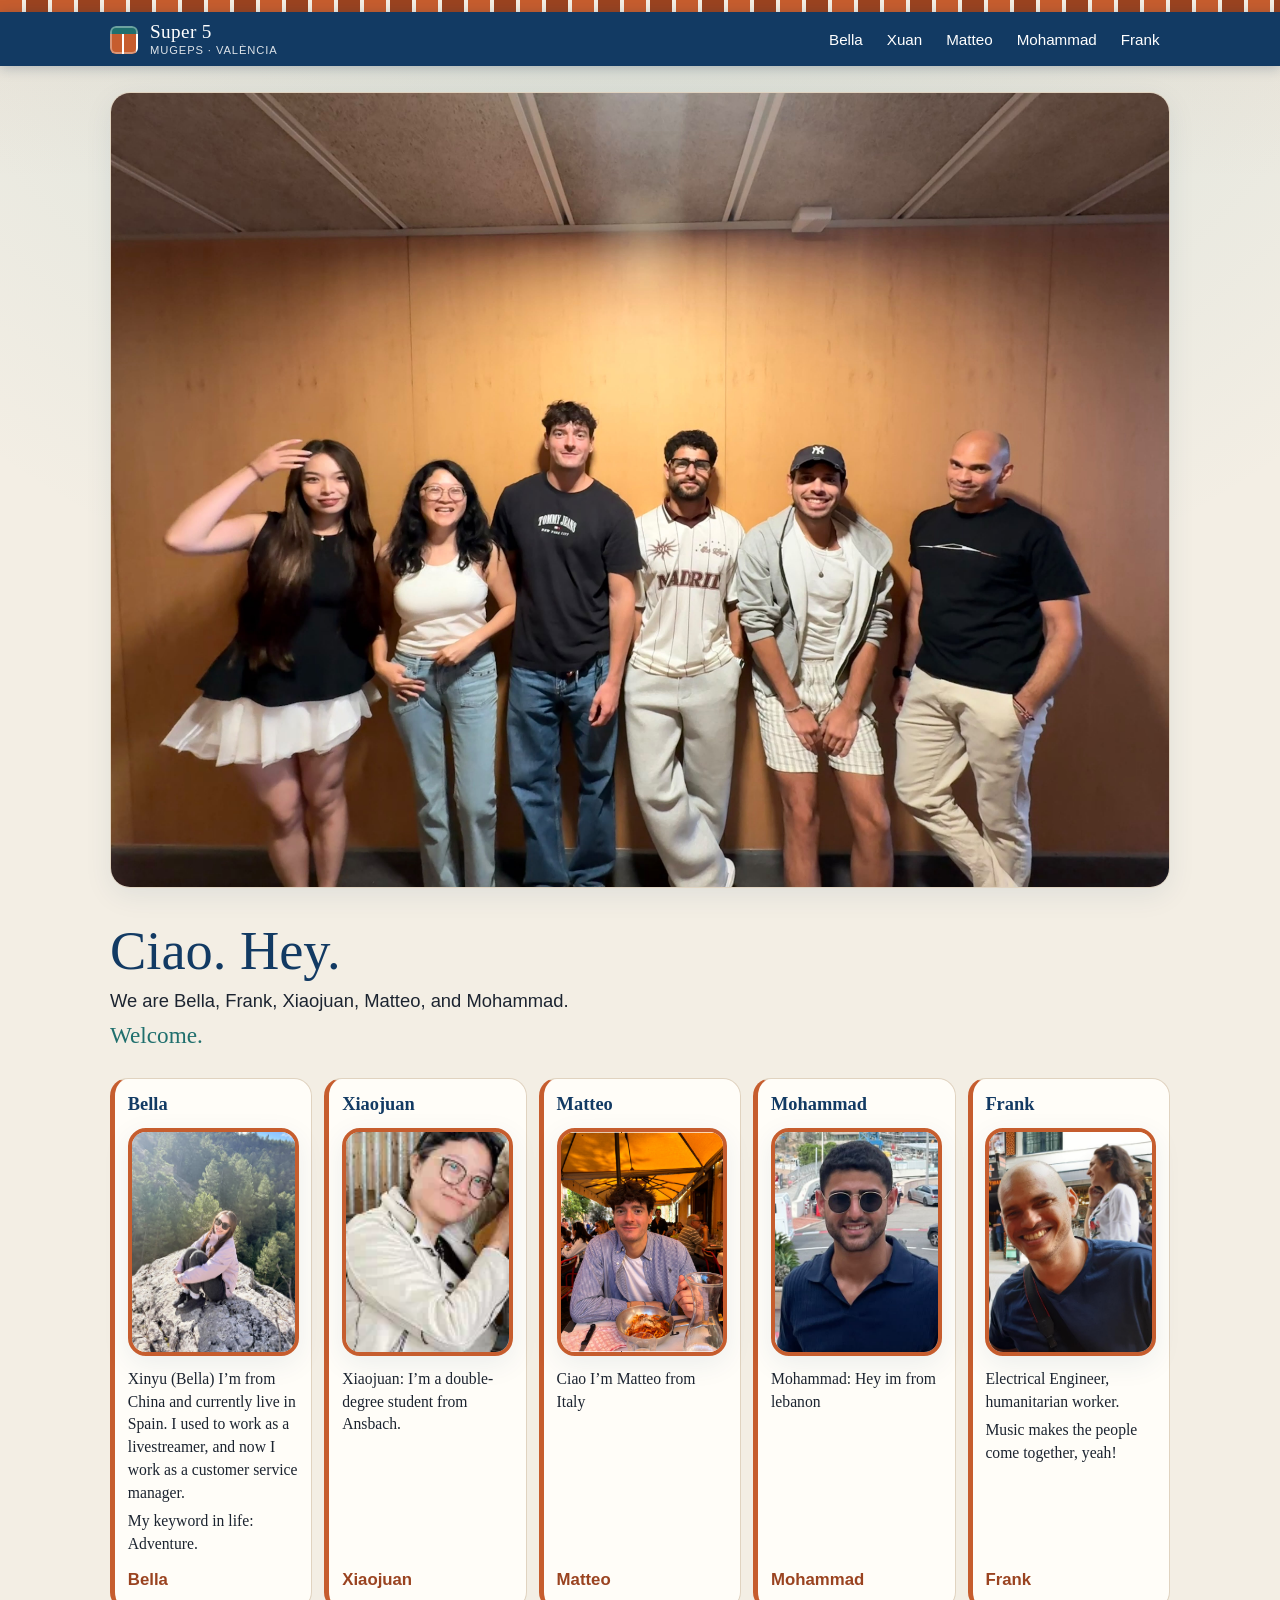
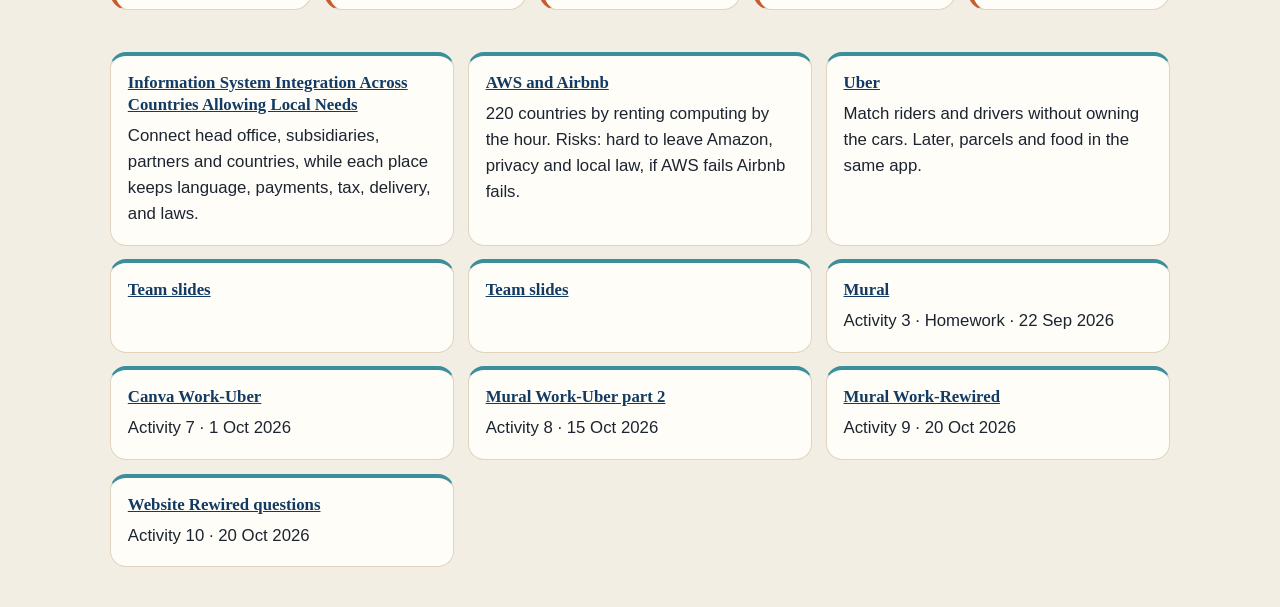
<file: index.html>
<!DOCTYPE html>
<html lang="en">
<head>
  <meta charset="UTF-8">
  <meta name="viewport" content="width=device-width, initial-scale=1">
  <title>Super 5 · MUGEPS · València</title>
  <link rel="stylesheet" href="styles.css">
</head>
<body>
  <div class="tile-bar" aria-hidden="true"></div>
  <header class="site-header">
    <div class="header-inner">
      <a class="brand" href="index.html">
        <span class="brand-mark" aria-hidden="true"></span>
        <span>
          <span class="brand-name">Super 5</span>
          <span class="brand-sub">MUGEPS · València</span>
        </span>
      </a>
      <nav class="site-nav" aria-label="People">
        <ul>
          <li><a href="bella.html">Bella</a></li>
          <li><a href="xuan.html">Xuan</a></li>
          <li><a href="matteo.html">Matteo</a></li>
          <li><a href="mohammed.html">Mohammad</a></li>
          <li><a href="frank.html">Frank</a></li>
        </ul>
      </nav>
    </div>
  </header>

  <main class="wrap">
    <figure class="group-hero">
      <img src="assets/group.png" alt="Super 5 together" width="4032" height="3024">
    </figure>

    <div class="arrive">
      <p class="greet">Ciao. Hey.</p>
      <p class="who">We are Bella, Frank, Xiaojuan, Matteo, and Mohammad.</p>
      <p class="welcome">Welcome.</p>
    </div>

    <div class="members">
      <section class="member">
        <h2>Bella</h2>
        <img class="face" src="assets/bella-face.png" alt="Bella">
        <p class="voice">Xinyu (Bella) I’m from China and currently live in Spain. I used to work as a livestreamer, and now I work as a customer service manager.</p>
        <p class="voice">My keyword in life: Adventure.</p>
        <a class="more" href="bella.html">Bella</a>
      </section>
      <section class="member">
        <h2>Xiaojuan</h2>
        <img class="face" src="assets/xuan-face.png" alt="Xiaojuan">
        <p class="voice">Xiaojuan: I’m a double-degree student from Ansbach.</p>
        <a class="more" href="xuan.html">Xiaojuan</a>
      </section>
      <section class="member">
        <h2>Matteo</h2>
        <img class="face" src="assets/mateo-face.png" alt="Matteo">
        <p class="voice">Ciao I’m Matteo from Italy</p>
        <a class="more" href="matteo.html">Matteo</a>
      </section>
      <section class="member">
        <h2>Mohammad</h2>
        <img class="face" src="assets/mohammed-face.png" alt="Mohammad">
        <p class="voice">Mohammad: Hey im from lebanon</p>
        <a class="more" href="mohammed.html">Mohammad</a>
      </section>
      <section class="member">
        <h2>Frank</h2>
        <img class="face" src="assets/frank-face.png" alt="Frank">
        <p class="voice">Electrical Engineer, humanitarian worker.</p>
        <p class="voice">Music makes the people come together, yeah!</p>
        <a class="more" href="frank.html">Frank</a>
      </section>
      <!-- next member: copy a member block and add a page -->
    </div>

    <section class="together" id="together">
      <div class="fact-row">
        <article class="fact">
          <h3><a href="https://app.mural.co/t/mugeps2772/m/mugeps2772/1790065912973/905106d73268fe3e0278c905cc5cc3b356eb4eab?wid=0-1790259738596" target="_blank" rel="noopener">Information System Integration Across Countries Allowing Local Needs</a></h3>
          <p>Connect head office, subsidiaries, partners and countries, while each place keeps language, payments, tax, delivery, and laws.</p>
        </article>
        <article class="fact">
          <h3><a href="https://app.mural.co/t/mugeps2772/m/mugeps2772/1790065912973/905106d73268fe3e0278c905cc5cc3b356eb4eab?wid=0-1790669644036" target="_blank" rel="noopener">AWS and Airbnb</a></h3>
          <p>220 countries by renting computing by the hour. Risks: hard to leave Amazon, privacy and local law, if AWS fails Airbnb fails.</p>
        </article>
        <article class="fact">
          <h3><a href="https://app.mural.co/t/mugeps2772/m/mugeps2772/1790065912973/905106d73268fe3e0278c905cc5cc3b356eb4eab?wid=0-1790841905565" target="_blank" rel="noopener">Uber</a></h3>
          <p>Match riders and drivers without owning the cars. Later, parcels and food in the same app.</p>
        </article>
        <article class="fact">
          <h3><a href="https://docs.google.com/presentation/d/1QuZ8peUMl9eeXAp5R56apWCuzBm5XMdYJYCY2Tnl9ME/edit?slide=id.g3fa896b22c7_0_0#slide=id.g3fa896b22c7_0_0" target="_blank" rel="noopener">Team slides</a></h3>
        </article>
        <article class="fact">
          <h3><a href="https://docs.google.com/presentation/d/1OH5LA2YttH8dLFJjAL2JI1Mw__dWNTDdME0vCJ9z8sY/edit?slide=id.g3fb6070e038_5_12#slide=id.g3fb6070e038_5_12" target="_blank" rel="noopener">Team slides</a></h3>
        </article>
        <article class="fact">
          <h3><a href="https://app.mural.co/t/mugeps2772/m/mugeps2772/1790065912973/905106d73268fe3e0278c905cc5cc3b356eb4eab?wid=0-1790072394867" target="_blank" rel="noopener">Mural</a></h3>
          <p>Activity 3 · Homework · 22 Sep 2026</p>
        </article>
        <article class="fact">
          <h3><a href="https://canva.link/90xtqsblysswet5" target="_blank" rel="noopener">Canva Work-Uber</a></h3>
          <p>Activity 7 · 1 Oct 2026</p>
        </article>
        <article class="fact">
          <h3><a href="https://app.mural.co/t/mugeps2772/m/mugeps2772/1790851082608/cf293de30aaca95ad05c6414acdde1079cda0484" target="_blank" rel="noopener">Mural Work-Uber part 2</a></h3>
          <p>Activity 8 · 15 Oct 2026</p>
        </article>
        <article class="fact">
          <h3><a href="https://app.mural.co/t/mugeps2772/m/mugeps2772/1790851082608/cf293de30aaca95ad05c6414acdde1079cda0484" target="_blank" rel="noopener">Mural Work-Rewired</a></h3>
          <p>Activity 9 · 20 Oct 2026</p>
        </article>
        <article class="fact">
          <h3><a href="https://hxiaojuan-sudo.github.io/rewired/" target="_blank" rel="noopener">Website Rewired questions</a></h3>
          <p>Activity 10 · 20 Oct 2026</p>
        </article>
      </div>
    </section>
  </main>


</body>
</html>
</file>
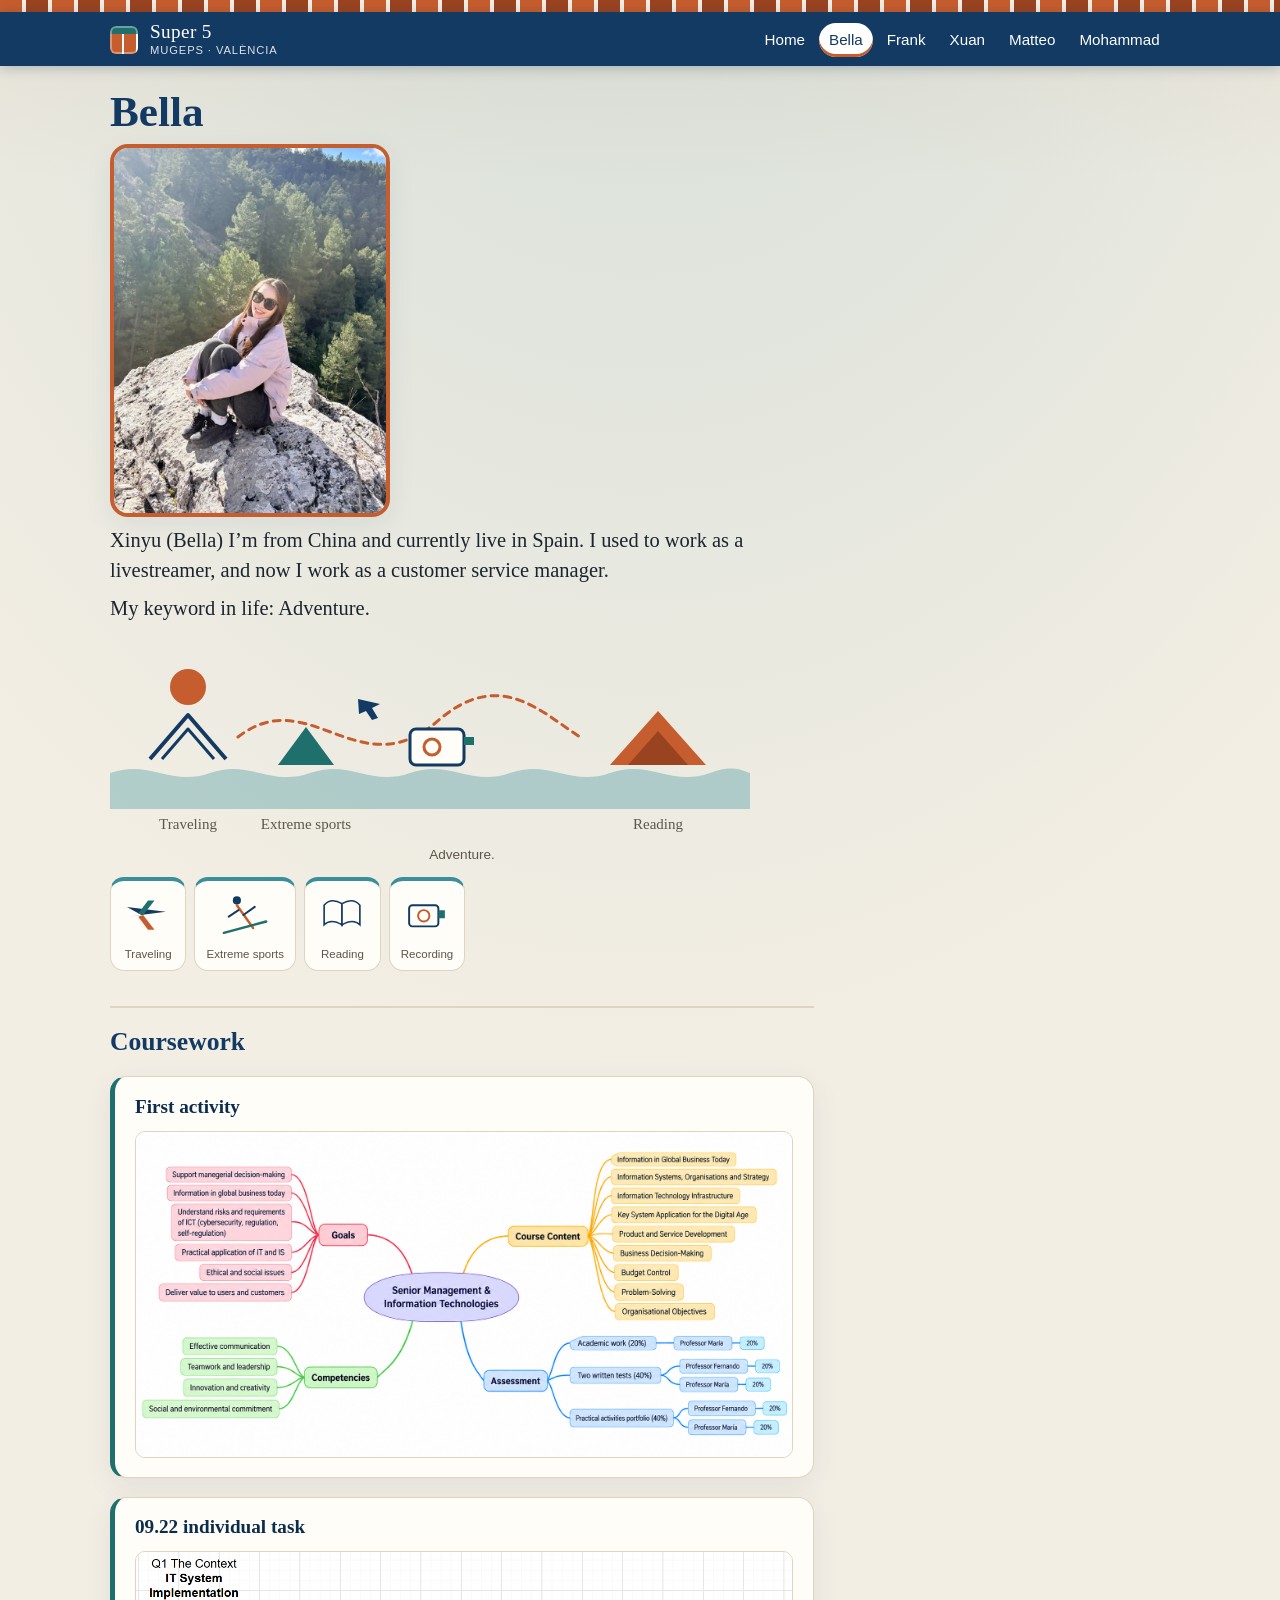
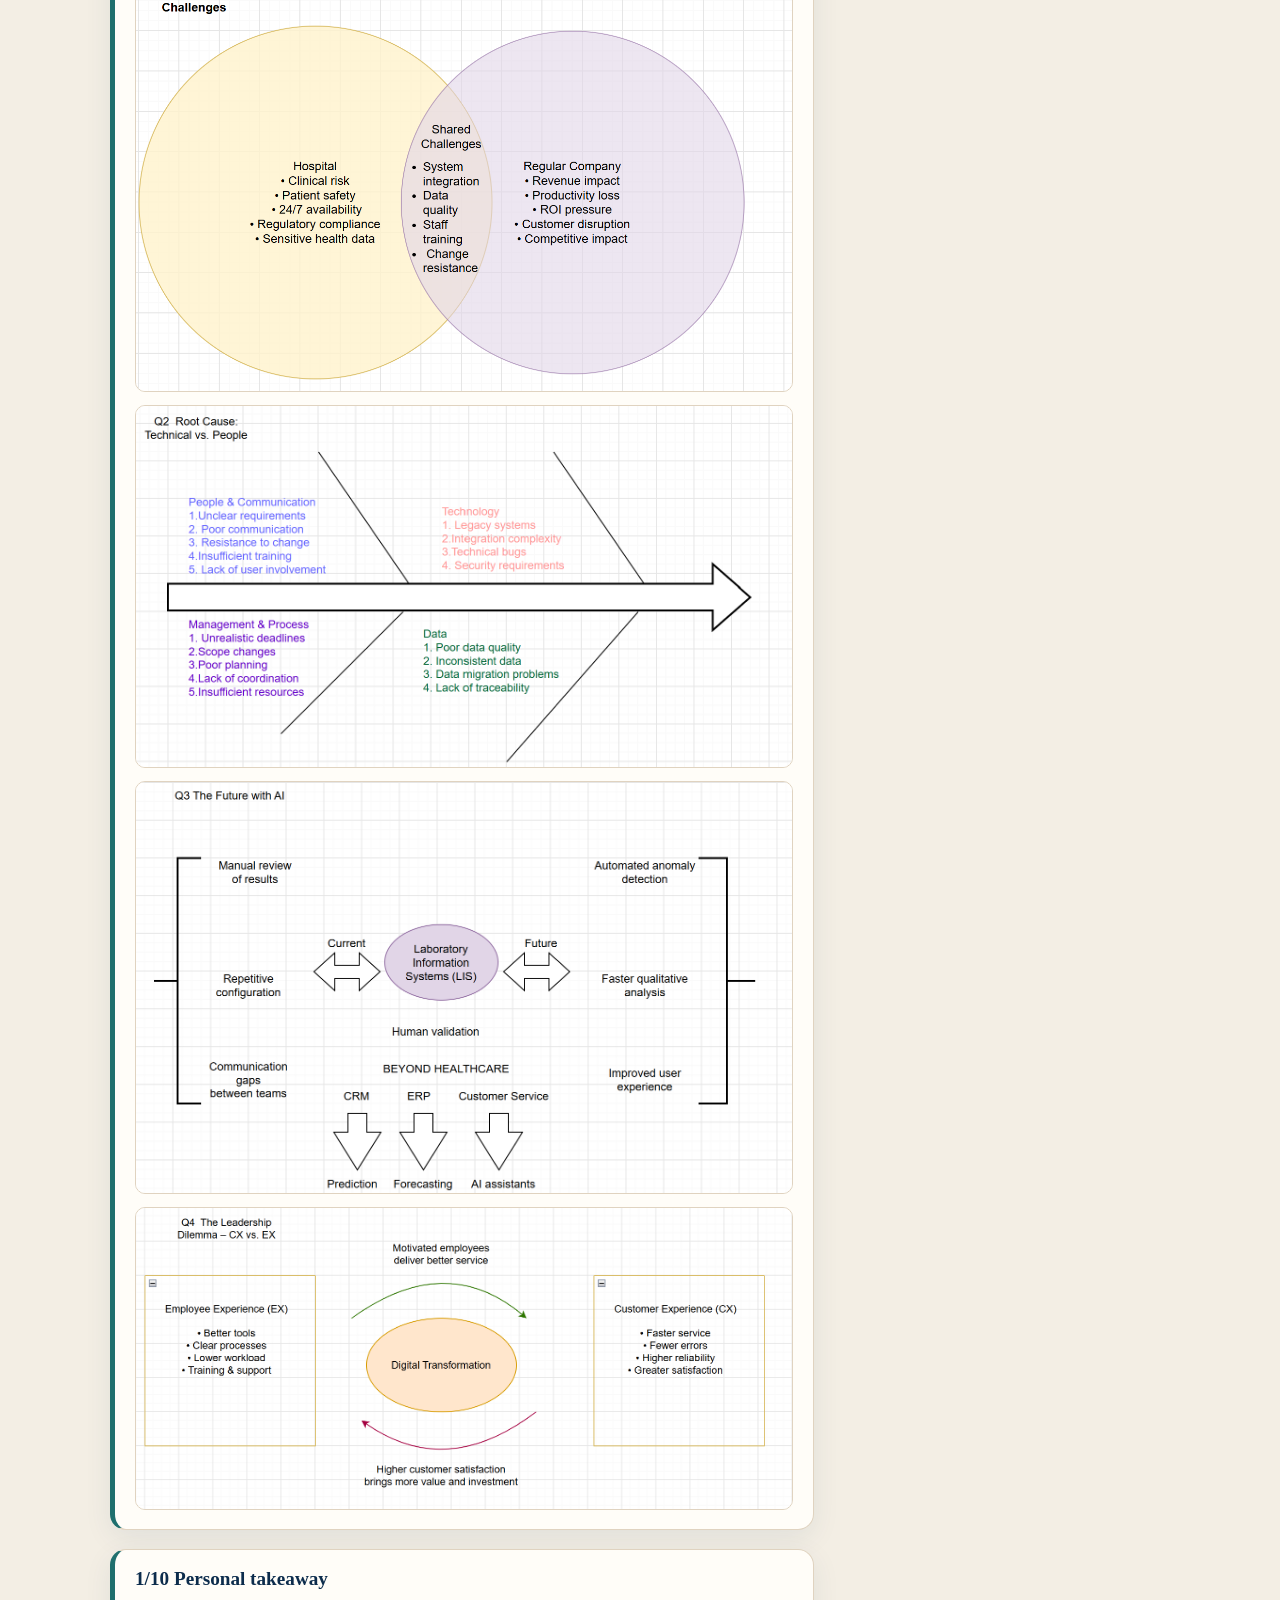
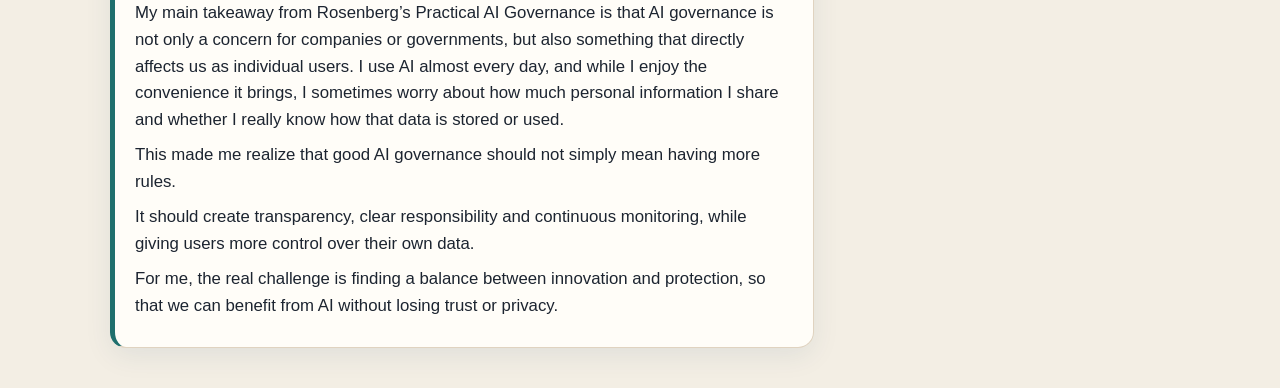
<file: bella.html>
<!DOCTYPE html>
<html lang="en">
<head>
  <meta charset="UTF-8">
  <meta name="viewport" content="width=device-width, initial-scale=1">
  <title>Bella · Super 5</title>
  <link rel="stylesheet" href="styles.css?v=20261024-1700">
</head>
<body>
  <div class="tile-bar" aria-hidden="true"></div>
  <header class="site-header">
    <div class="header-inner">
      <a class="brand" href="index.html">
        <span class="brand-mark" aria-hidden="true"></span>
        <span>
          <span class="brand-name">Super 5</span>
          <span class="brand-sub">MUGEPS · València</span>
        </span>
      </a>
      <nav class="site-nav" aria-label="People">
        <ul>
          <li><a href="index.html">Home</a></li>
          <li><a href="bella.html" aria-current="page">Bella</a></li>
          <li><a href="frank.html">Frank</a></li>
          <li><a href="xuan.html">Xuan</a></li>
          <li><a href="matteo.html">Matteo</a></li>
          <li><a href="mohammed.html">Mohammad</a></li>
        </ul>
      </nav>
    </div>
  </header>

  <main class="wrap">
    <article class="person-page">
      <h1>Bella</h1>
      <img class="face" src="assets/bella-face.png" alt="Bella">
      <p class="voice">Xinyu (Bella) I’m from China and currently live in Spain. I used to work as a livestreamer, and now I work as a customer service manager.</p>
      <p class="voice">My keyword in life: Adventure.</p>
          <svg class="motif" viewBox="0 0 640 200" aria-hidden="true">
      <path d="M0 132 C40 118 60 146 100 132 C140 118 160 146 200 132 C240 118 260 146 300 132 C340 118 360 146 400 132 C440 118 460 146 500 132 C540 118 560 146 600 132 C620 124 630 128 640 132 V168 H0 Z" fill="#3a8f9a" opacity="0.35"/>
      <circle cx="78" cy="46" r="18" fill="#c65d2e"/>
      <path d="M40 118 L78 74 L116 118" fill="none" stroke="#123a63" stroke-width="4" stroke-linejoin="round"/>
      <path d="M52 118 L78 88 L104 118" fill="none" stroke="#123a63" stroke-width="3" stroke-linejoin="round"/>
      <path d="M128 96 C200 40 250 150 330 78 C390 28 430 70 470 96" fill="none" stroke="#c65d2e" stroke-width="3" stroke-dasharray="7 6" stroke-linecap="round"/>
      <path d="M248 58 l22 5 -8 4 6 10 -6 2 -6 -9 -7 3 z" fill="#123a63"/>
      <rect x="300" y="88" width="54" height="36" rx="6" fill="#fffdf8" stroke="#123a63" stroke-width="3"/>
      <circle cx="322" cy="106" r="8" fill="none" stroke="#c65d2e" stroke-width="3"/>
      <path d="M354 96 h10 v8 h-10 z" fill="#1f6f6d"/>
      <path d="M500 124 L548 70 L596 124 Z" fill="#c65d2e"/>
      <path d="M518 124 L548 90 L578 124 Z" fill="#9a4320"/>
      <path d="M168 124 L196 86 L224 124 Z" fill="#1f6f6d"/>
      <text x="78" y="188" text-anchor="middle" font-size="15" fill="#5c564c" font-family="Georgia, serif">Traveling</text>
      <text x="196" y="188" text-anchor="middle" font-size="15" fill="#5c564c" font-family="Georgia, serif">Extreme sports</text>
      <text x="548" y="188" text-anchor="middle" font-size="15" fill="#5c564c" font-family="Georgia, serif">Reading</text>
    </svg>
      <p class="icon-hint">Adventure.</p>
<ul class="board-boxes">
        <li><svg role="img" aria-label="Traveling" class="mini" viewBox="0 0 64 64"><path d="M6 34 L54 28 L6 22 L24 32 Z" fill="#123a63"/><path d="M26 32 L40 50 L32 50 L20 34 Z" fill="#c65d2e"/><path d="M26 32 L40 14 L32 14 L20 30 Z" fill="#1f6f6d"/></svg><span>Traveling</span></li>
        <li><svg role="img" aria-label="Extreme sports" class="mini" viewBox="0 0 64 64"><circle cx="22" cy="14" r="5" fill="#123a63"/><path d="M22 20 L42 48" fill="none" stroke="#c65d2e" stroke-width="3" stroke-linecap="round"/><path d="M24 26 L12 34 M30 32 L44 22" fill="none" stroke="#123a63" stroke-width="2.4" stroke-linecap="round"/><path d="M6 54 L58 40" fill="none" stroke="#1f6f6d" stroke-width="3" stroke-linecap="round"/></svg><span>Extreme sports</span></li>
        <li><svg role="img" aria-label="Reading" class="mini" viewBox="0 0 64 64"><path d="M32 18 v28" fill="none" stroke="#c65d2e" stroke-width="2"/><path d="M32 18 Q18 10 10 20 v24 Q18 36 32 44 Z" fill="#fffdf8" stroke="#123a63" stroke-width="2"/><path d="M32 18 Q46 10 54 20 v24 Q46 36 32 44 Z" fill="#fffdf8" stroke="#123a63" stroke-width="2"/></svg><span>Reading</span></li>
        <li><svg role="img" aria-label="Recording" class="mini" viewBox="0 0 64 64"><rect x="10" y="20" width="36" height="26" rx="4" fill="#fffdf8" stroke="#123a63" stroke-width="2.4"/><circle cx="28" cy="33" r="7" fill="none" stroke="#c65d2e" stroke-width="2.4"/><path d="M46 26 h8 v10 h-8 z" fill="#1f6f6d"/></svg><span>Recording</span></li>
      </ul>

      <section class="coursework" aria-labelledby="coursework-title">
        <h2 id="coursework-title">Coursework</h2>
        <section class="work-block">
          <h3>First activity</h3>
          <figure class="work-fig"><a href="assets/work/bella/01-course-mind-map.png"><img src="assets/work/bella/01-course-mind-map.png" alt="Mind map of the Senior Management &amp; Information Technologies course: goals, course content, competencies and assessment" width="1600" height="793" loading="lazy"></a></figure>
        </section>
        <section class="work-block">
          <h3>09.22 individual task</h3>
          <figure class="work-fig"><a href="assets/work/bella/02-q1-context.png"><img src="assets/work/bella/02-q1-context.png" alt="Q1 The Context – IT System Implementation Challenges: Venn diagram comparing a hospital and a regular company, with shared challenges in the middle" width="1301" height="871" loading="lazy"></a></figure>
          <figure class="work-fig"><a href="assets/work/bella/03-q2-root-cause.png"><img src="assets/work/bella/03-q2-root-cause.png" alt="Q2 Root Cause: Technical vs. People – fishbone diagram with people &amp; communication, technology, management &amp; process, and data causes" width="1398" height="770" loading="lazy"></a></figure>
          <figure class="work-fig"><a href="assets/work/bella/04-q3-future-ai.png"><img src="assets/work/bella/04-q3-future-ai.png" alt="Q3 The Future with AI – Laboratory Information Systems today and in the future, and uses beyond healthcare" width="1390" height="871" loading="lazy"></a></figure>
          <figure class="work-fig"><a href="assets/work/bella/05-q4-leadership-dilemma.png"><img src="assets/work/bella/05-q4-leadership-dilemma.png" alt="Q4 The Leadership Dilemma – CX vs. EX: employee experience and customer experience linked through digital transformation" width="1540" height="707" loading="lazy"></a></figure>
        </section>
        <section class="work-block">
          <h3>1/10 Personal takeaway</h3>
          <div class="work-text"><p>My main takeaway from Rosenberg’s Practical AI Governance is that AI governance is not only a concern for companies or governments, but also something that directly affects us as individual users. I use AI almost every day, and while I enjoy the convenience it brings, I sometimes worry about how much personal information I share and whether I really know how that data is stored or used.</p><p>This made me realize that good AI governance should not simply mean having more rules.</p><p>It should create transparency, clear responsibility and continuous monitoring, while giving users more control over their own data.</p><p>For me, the real challenge is finding a balance between innovation and protection, so that we can benefit from AI without losing trust or privacy.</p></div>
        </section>
      </section>
    </article>
  </main>


</body>
</html>
</file>
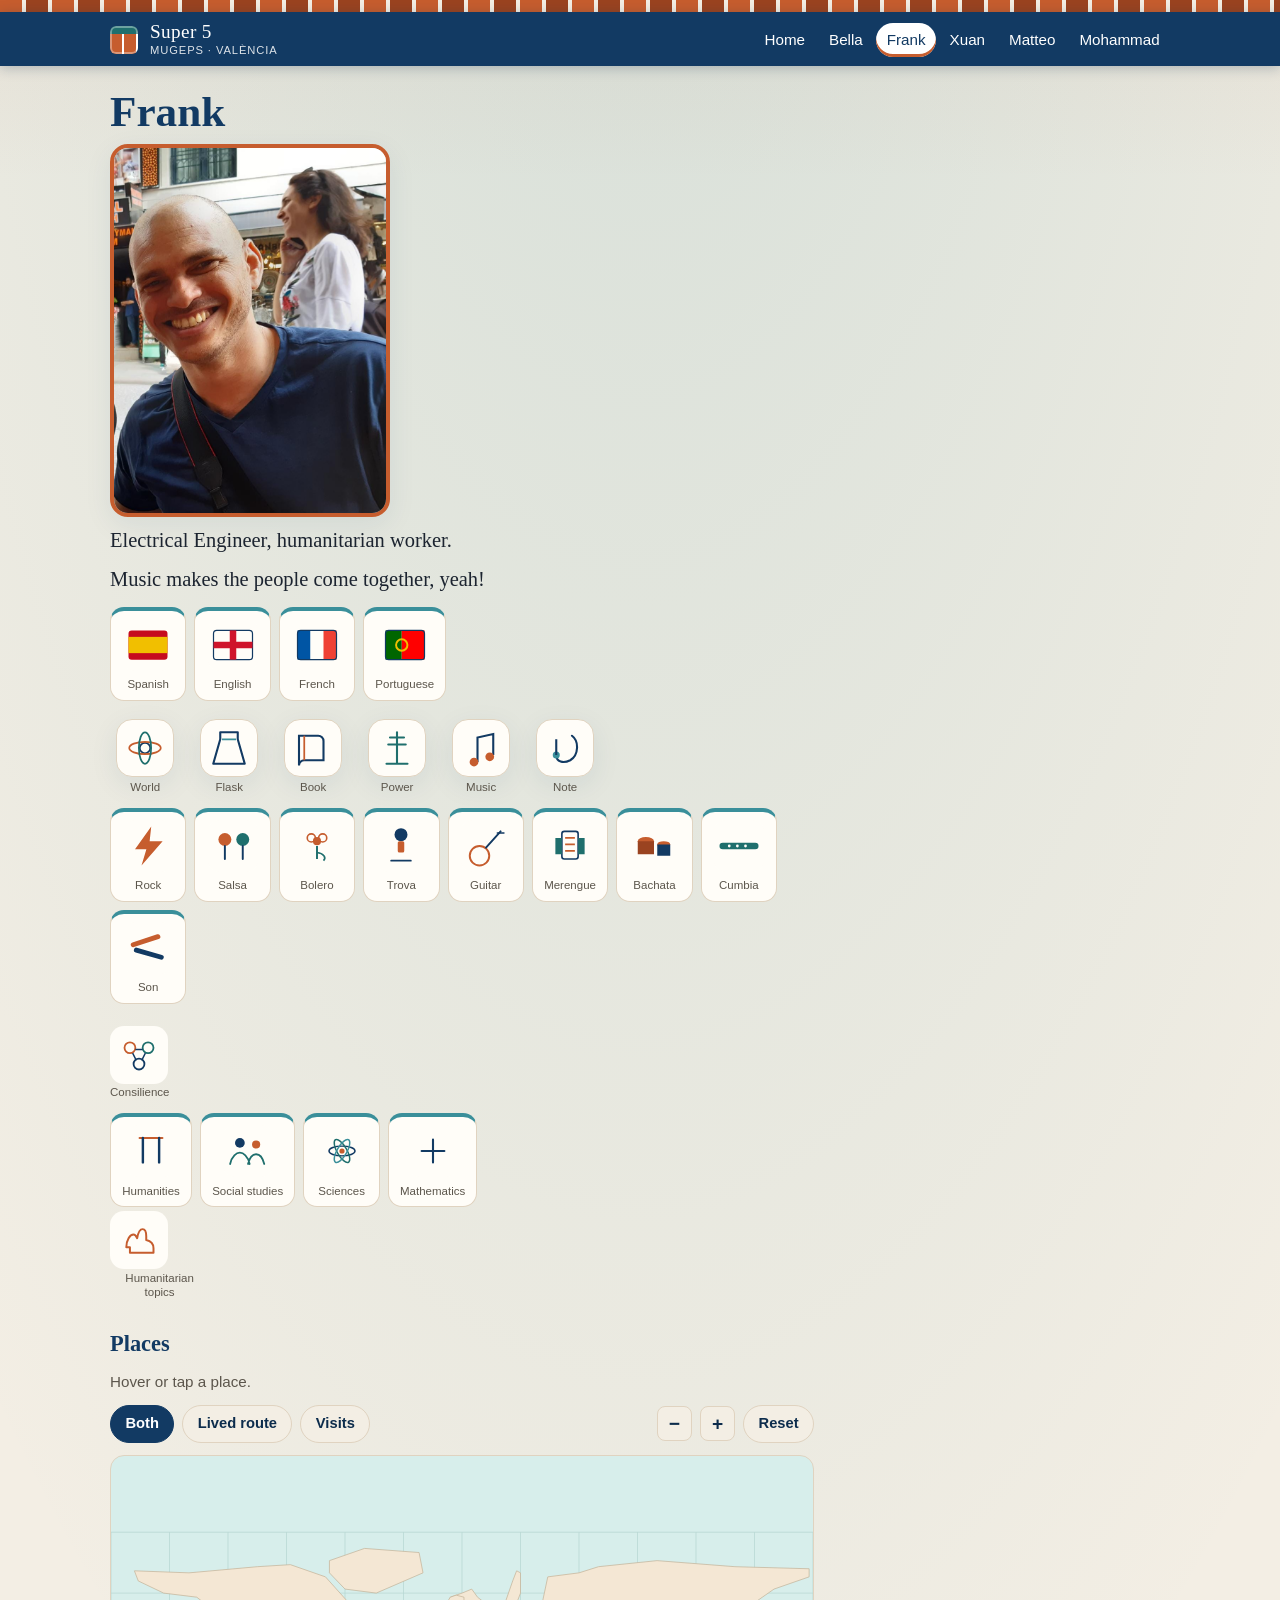
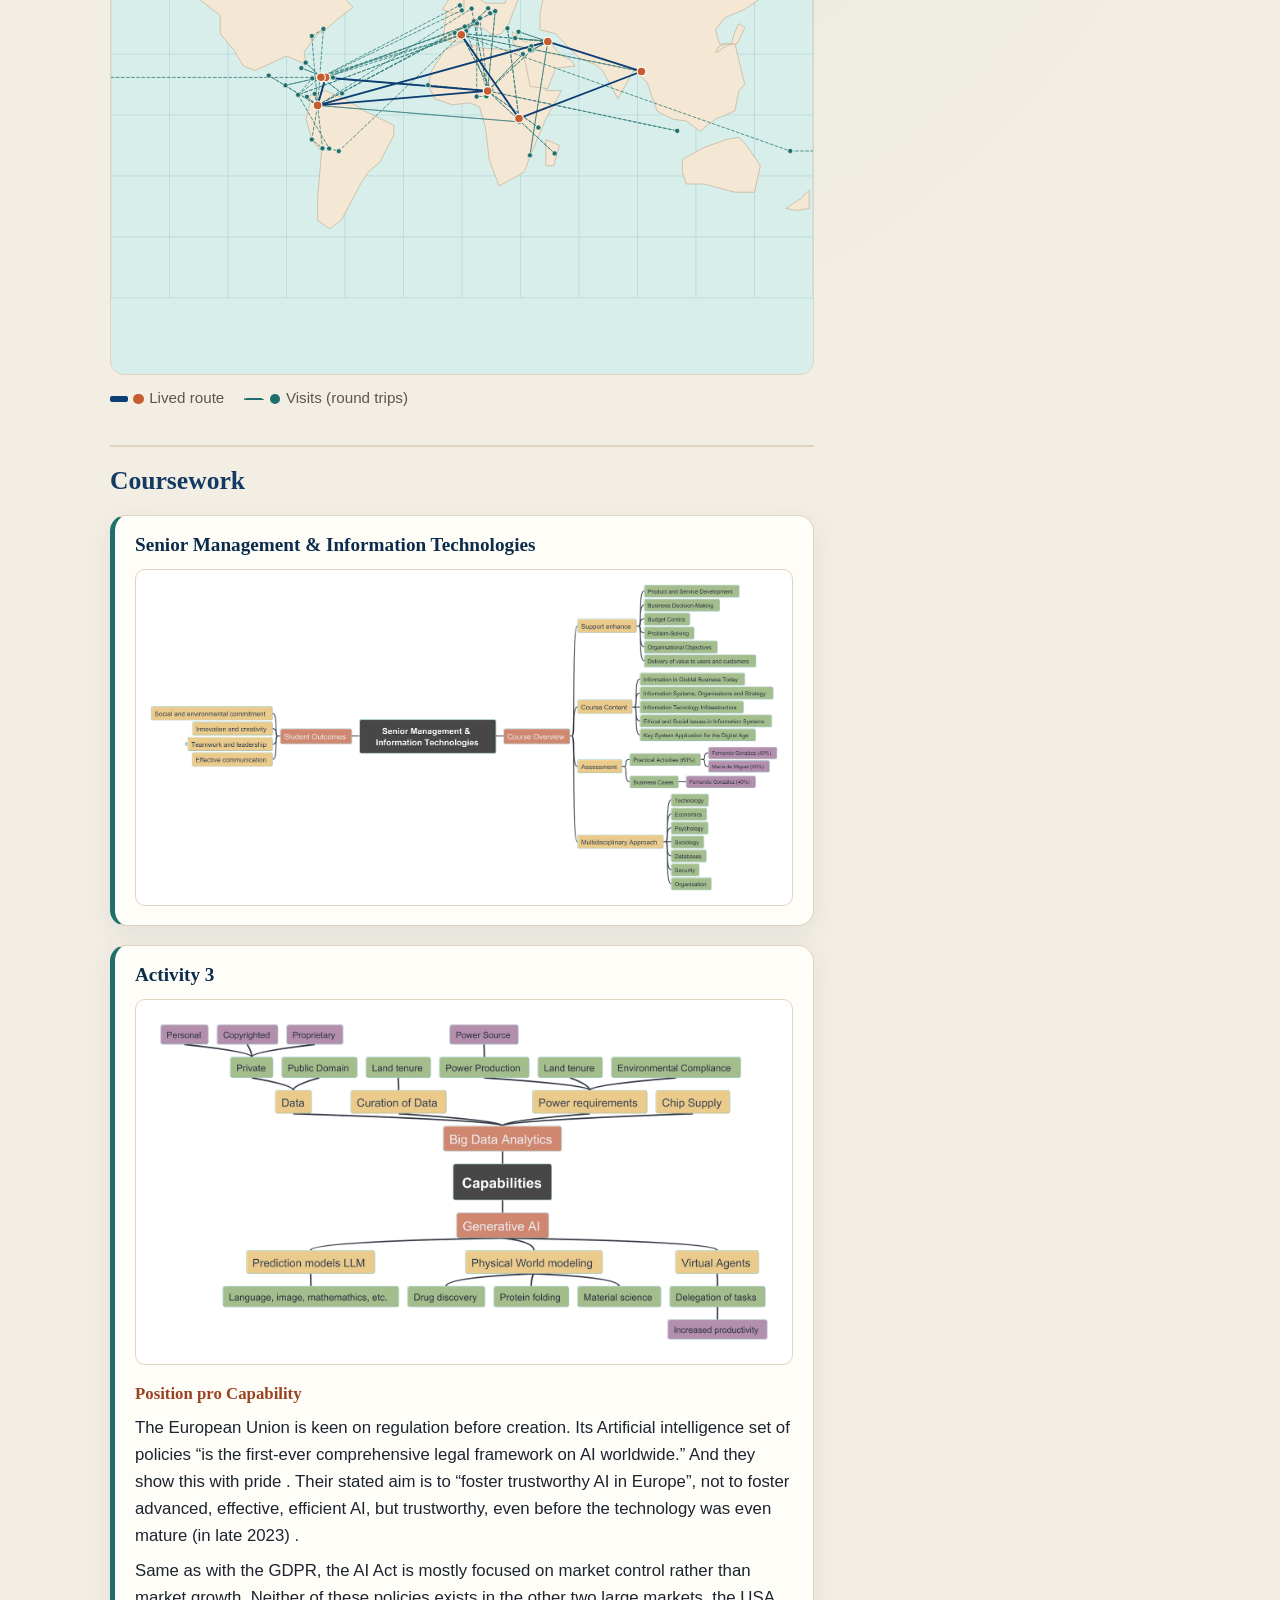
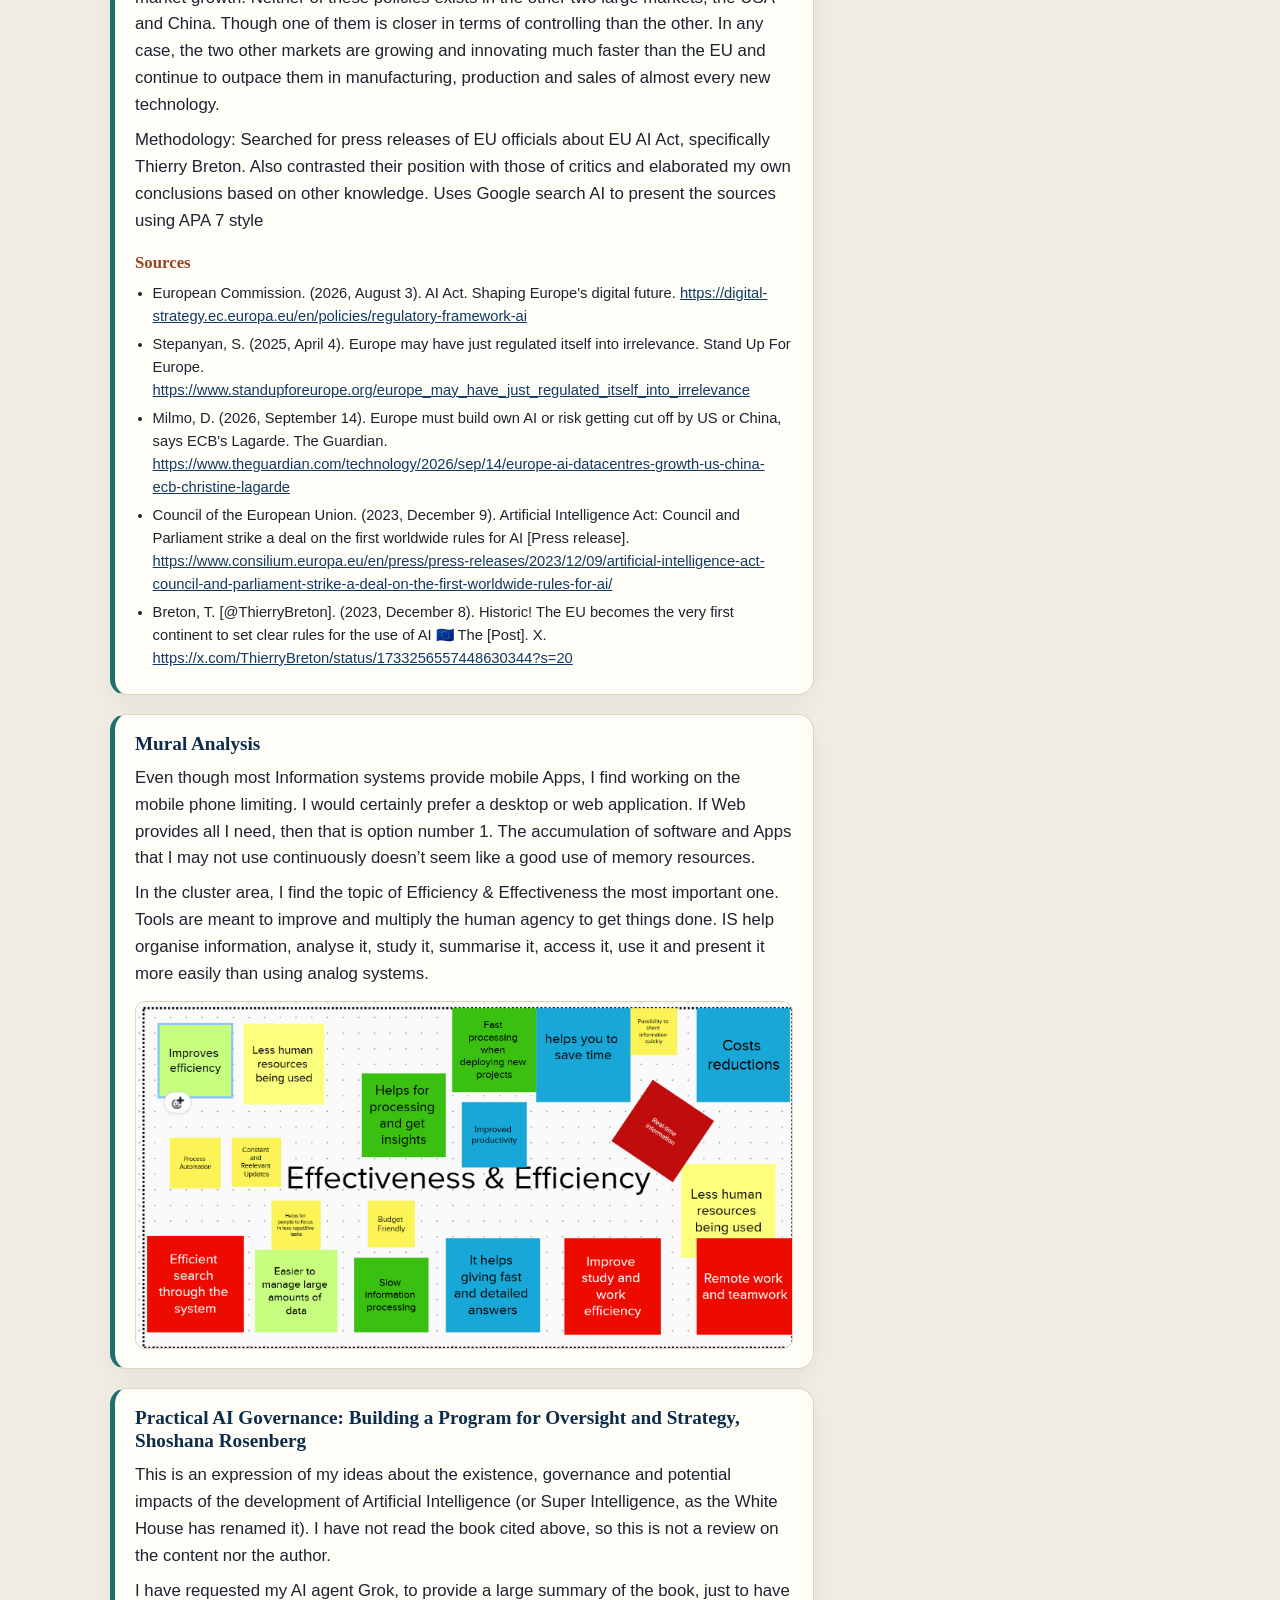
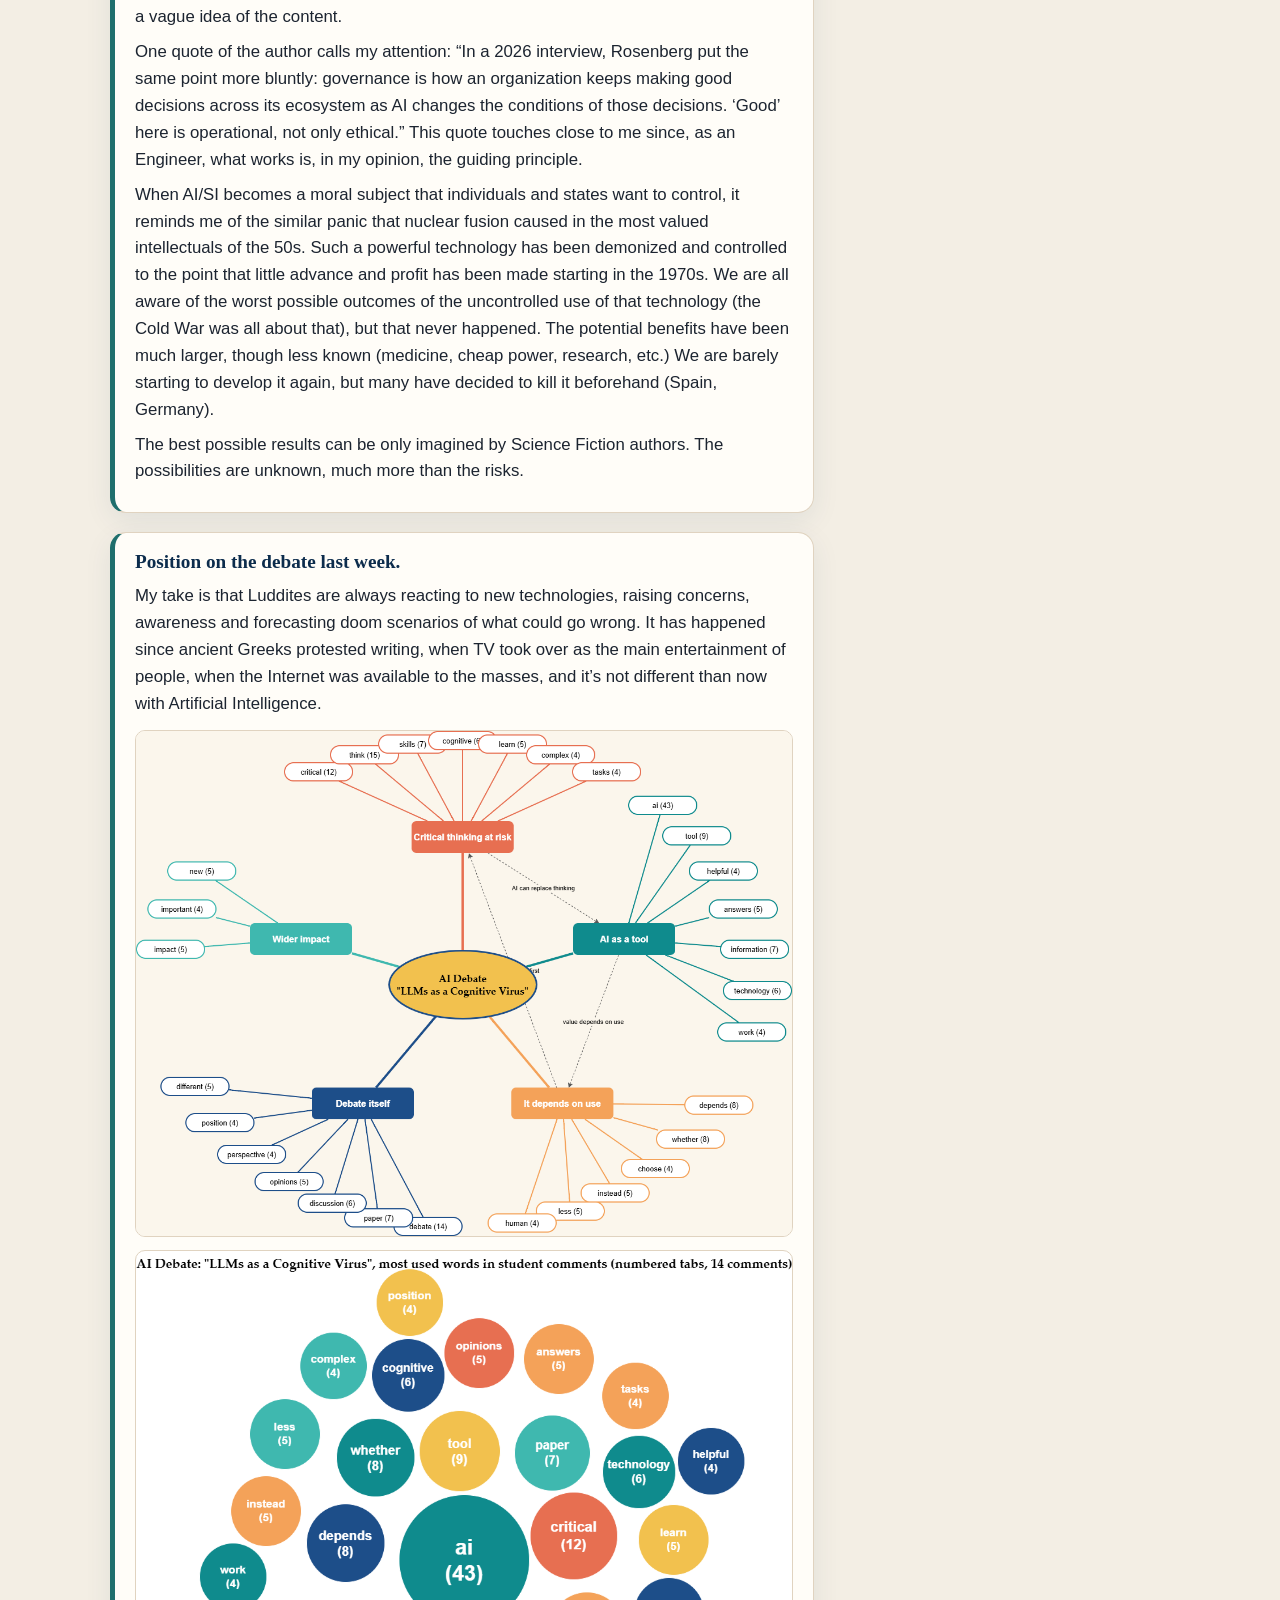
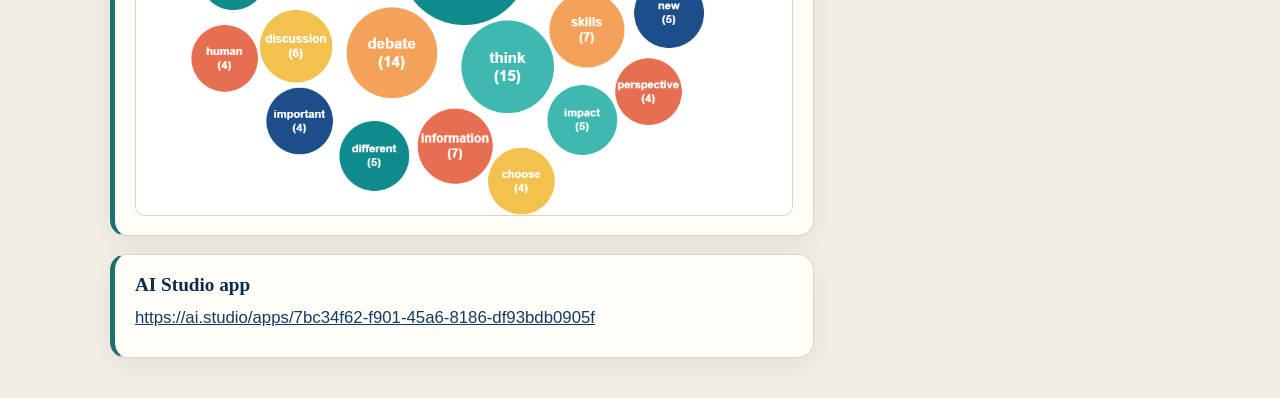
<file: frank.html>
<!DOCTYPE html>
<html lang="en">
<head>
  <meta charset="UTF-8">
  <meta name="viewport" content="width=device-width, initial-scale=1">
  <title>Frank · Super 5</title>
  <link rel="stylesheet" href="styles.css?v=20261024-1700">
</head>
<body>
  <div class="tile-bar" aria-hidden="true"></div>
  <header class="site-header">
    <div class="header-inner">
      <a class="brand" href="index.html">
        <span class="brand-mark" aria-hidden="true"></span>
        <span>
          <span class="brand-name">Super 5</span>
          <span class="brand-sub">MUGEPS · València</span>
        </span>
      </a>
      <nav class="site-nav" aria-label="People">
        <ul>
          <li><a href="index.html">Home</a></li>
          <li><a href="bella.html">Bella</a></li>
          <li><a href="frank.html" aria-current="page">Frank</a></li>
          <li><a href="xuan.html">Xuan</a></li>
          <li><a href="matteo.html">Matteo</a></li>
          <li><a href="mohammed.html">Mohammad</a></li>
        </ul>
      </nav>
    </div>
  </header>

  <main class="wrap">
    <article class="person-page">
      <h1>Frank</h1>
      <img class="face" src="assets/frank-face.png" alt="Frank">
      <p class="voice">Electrical Engineer, humanitarian worker.</p>
      <p class="voice">Music makes the people come together, yeah!</p>
      <ul class="board-boxes langs" aria-label="Languages Frank speaks">
        <li><svg class="mini" role="img" aria-label="Spanish" viewBox="0 0 64 64"><rect x="8" y="14" width="48" height="36" rx="4" fill="#c60b1e"/><rect x="8" y="22" width="48" height="20" fill="#f1bf00"/></svg><span>Spanish</span></li>
        <li><svg class="mini" role="img" aria-label="English" viewBox="0 0 64 64"><rect x="8" y="14" width="48" height="36" rx="4" fill="#fffdf8" stroke="#123a63" stroke-width="1.5"/><rect x="28" y="14" width="8" height="36" fill="#cf142b"/><rect x="8" y="28" width="48" height="8" fill="#cf142b"/></svg><span>English</span></li>
        <li><svg class="mini" role="img" aria-label="French" viewBox="0 0 64 64"><rect x="8" y="14" width="16" height="36" fill="#0055a4"/><rect x="24" y="14" width="16" height="36" fill="#fffdf8"/><rect x="40" y="14" width="16" height="36" rx="0" fill="#ef4135"/><rect x="8" y="14" width="48" height="36" rx="4" fill="none" stroke="#123a63" stroke-width="1.5"/></svg><span>French</span></li>
        <li><svg class="mini" role="img" aria-label="Portuguese" viewBox="0 0 64 64"><rect x="8" y="14" width="20" height="36" fill="#006600"/><rect x="28" y="14" width="28" height="36" fill="#ff0000"/><circle cx="28" cy="32" r="7" fill="none" stroke="#f1bf00" stroke-width="2.4"/><rect x="8" y="14" width="48" height="36" rx="4" fill="none" stroke="#123a63" stroke-width="1.5"/></svg><span>Portuguese</span></li>
      </ul>
            <div class="icon-cluster">
        <figure class="icon"><svg class="glyph" viewBox="0 0 64 64" aria-hidden="true"><circle cx="32" cy="32" r="6" fill="none" stroke="#123a63" stroke-width="2"/><ellipse cx="32" cy="32" rx="18" ry="7" fill="none" stroke="#c65d2e" stroke-width="2"/><ellipse cx="32" cy="32" rx="7" ry="18" fill="none" stroke="#1f6f6d" stroke-width="2"/></svg><figcaption>World</figcaption></figure>
<figure class="icon"><svg class="glyph" viewBox="0 0 64 64" aria-hidden="true"><path d="M22 14 h20 v8 l8 28 H14 L22 22 z" fill="none" stroke="#123a63" stroke-width="2.4" stroke-linejoin="round"/><path d="M24 22 h16" stroke="#3a8f9a" stroke-width="2"/></svg><figcaption>Flask</figcaption></figure>
<figure class="icon"><svg class="glyph" viewBox="0 0 64 64" aria-hidden="true"><path d="M16 18 h22 a6 6 0 0 1 6 6 v22 H22 a6 6 0 0 0-6 6 z" fill="none" stroke="#123a63" stroke-width="2.4"/><path d="M22 18 v28" stroke="#c65d2e" stroke-width="2"/></svg><figcaption>Book</figcaption></figure>
<figure class="icon"><svg class="glyph" viewBox="0 0 64 64" aria-hidden="true"><path d="M20 50 h24 M32 14 v36 M24 20 h16 M22 28 h20" fill="none" stroke="#1f6f6d" stroke-width="2.4" stroke-linecap="round"/></svg><figcaption>Power</figcaption></figure>
<figure class="icon"><svg class="glyph" viewBox="0 0 64 64" aria-hidden="true"><path d="M28 48 V20 l18-4 v24" fill="none" stroke="#123a63" stroke-width="2.4"/><circle cx="24" cy="48" r="5" fill="#c65d2e"/><circle cx="42" cy="42" r="5" fill="#c65d2e"/></svg><figcaption>Music</figcaption></figure>
<figure class="icon"><svg class="glyph" viewBox="0 0 64 64" aria-hidden="true"><path d="M40 18 c8 6 8 22-2 28 -8 4-16 2-16-6" fill="none" stroke="#123a63" stroke-width="2.4" stroke-linecap="round"/><circle cx="22" cy="40" r="4" fill="#3a8f9a"/><path d="M22 40 V22" stroke="#123a63" stroke-width="2.4"/></svg><figcaption>Note</figcaption></figure>
      </div>
<ul class="board-boxes">
        <li><svg role="img" aria-label="Rock" class="mini" viewBox="0 0 64 64"><path d="M36 8 L16 36 h14 L24 56 L50 26 H34 Z" fill="#c65d2e"/></svg><span>Rock</span></li>
        <li><svg role="img" aria-label="Salsa" class="mini" viewBox="0 0 64 64"><circle cx="22" cy="24" r="8" fill="#c65d2e"/><circle cx="44" cy="24" r="8" fill="#1f6f6d"/><path d="M22 32 v16 M44 32 v16" stroke="#123a63" stroke-width="2.4" stroke-linecap="round"/></svg><span>Salsa</span></li>
        <li><svg role="img" aria-label="Bolero" class="mini" viewBox="0 0 64 64"><circle cx="32" cy="26" r="5" fill="#c65d2e"/><circle cx="25" cy="22" r="5" fill="none" stroke="#c65d2e" stroke-width="2"/><circle cx="39" cy="22" r="5" fill="none" stroke="#c65d2e" stroke-width="2"/><path d="M32 32 v16" stroke="#1f6f6d" stroke-width="2.4"/><path d="M32 40 c8 1 12 6 8 10" fill="none" stroke="#1f6f6d" stroke-width="2"/></svg><span>Bolero</span></li>
        <li><svg role="img" aria-label="Trova" class="mini" viewBox="0 0 64 64"><circle cx="32" cy="18" r="8" fill="#123a63"/><rect x="28" y="26" width="8" height="14" rx="2" fill="#c65d2e"/><path d="M20 50 h24" stroke="#123a63" stroke-width="2.4" stroke-linecap="round"/></svg><span>Trova</span></li>
        <li><svg role="img" aria-label="Guitar" class="mini" viewBox="0 0 64 64"><circle cx="24" cy="44" r="12" fill="none" stroke="#c65d2e" stroke-width="2.4"/><path d="M32 34 L50 14" stroke="#123a63" stroke-width="2.4" stroke-linecap="round"/><path d="M46 16 h8" stroke="#123a63" stroke-width="2" stroke-linecap="round"/></svg><span>Guitar</span></li>
        <li><svg role="img" aria-label="Merengue" class="mini" viewBox="0 0 64 64"><rect x="22" y="14" width="20" height="34" rx="3" fill="#fffdf8" stroke="#123a63" stroke-width="2"/><path d="M26 22 h12 M26 30 h12 M26 38 h12" stroke="#c65d2e" stroke-width="2"/><path d="M14 22 h8 v20 h-8 z M42 22 h8 v20 h-8 z" fill="#1f6f6d"/></svg><span>Merengue</span></li>
        <li><svg role="img" aria-label="Bachata" class="mini" viewBox="0 0 64 64"><ellipse cx="22" cy="26" rx="10" ry="5" fill="#c65d2e"/><path d="M12 26 h20 v16 h-20 z" fill="#9a4320"/><ellipse cx="44" cy="30" rx="8" ry="4" fill="#c65d2e"/><path d="M36 30 h16 v14 h-16 z" fill="#123a63"/></svg><span>Bachata</span></li>
        <li><svg role="img" aria-label="Cumbia" class="mini" viewBox="0 0 64 64"><rect x="8" y="28" width="48" height="8" rx="4" fill="#1f6f6d"/><circle cx="20" cy="32" r="1.7" fill="#fffdf8"/><circle cx="30" cy="32" r="1.7" fill="#fffdf8"/><circle cx="40" cy="32" r="1.7" fill="#fffdf8"/></svg><span>Cumbia</span></li>
        <li><svg role="img" aria-label="Son" class="mini" viewBox="0 0 64 64"><rect x="10" y="20" width="38" height="6" rx="3" transform="rotate(-18 29 23)" fill="#c65d2e"/><rect x="14" y="36" width="38" height="6" rx="3" transform="rotate(16 33 39)" fill="#123a63"/></svg><span>Son</span></li>
      </ul>

      <section class="mind">
        <p class="mind-node"><svg role="img" aria-label="Consilience" class="mini" viewBox="0 0 64 64"><circle cx="22" cy="24" r="6" fill="none" stroke="#c65d2e" stroke-width="2"/><circle cx="42" cy="24" r="6" fill="none" stroke="#1f6f6d" stroke-width="2"/><circle cx="32" cy="42" r="6" fill="none" stroke="#123a63" stroke-width="2"/><path d="M28 26 H36 M25 30 L29 38 M39 30 L35 38" stroke="#123a63" stroke-width="1.6"/></svg><span>Consilience</span></p>
                <ul class="board-boxes">
        <li><svg role="img" aria-label="Humanities" class="mini" viewBox="0 0 64 64"><path d="M18 16 h28" stroke="#c65d2e" stroke-width="2.6" stroke-linecap="round"/><path d="M22 16 v30 M42 16 v30" stroke="#123a63" stroke-width="3" stroke-linecap="round"/></svg><span>Humanities</span></li>
        <li><svg role="img" aria-label="Social studies" class="mini" viewBox="0 0 64 64"><circle cx="22" cy="22" r="6" fill="#123a63"/><circle cx="42" cy="24" r="5" fill="#c65d2e"/><path d="M10 48 c2-10 8-14 12-14 s10 4 12 14 M32 48 c2-8 6-12 10-12 s8 4 10 12" fill="none" stroke="#1f6f6d" stroke-width="2.2" stroke-linecap="round"/></svg><span>Social studies</span></li>
        <li><svg role="img" aria-label="Sciences" class="mini" viewBox="0 0 64 64"><circle cx="32" cy="32" r="3.2" fill="#c65d2e"/><ellipse cx="32" cy="32" rx="16" ry="6" fill="none" stroke="#123a63" stroke-width="1.8"/><ellipse cx="32" cy="32" rx="16" ry="6" transform="rotate(60 32 32)" fill="none" stroke="#1f6f6d" stroke-width="1.8"/><ellipse cx="32" cy="32" rx="16" ry="6" transform="rotate(120 32 32)" fill="none" stroke="#3a8f9a" stroke-width="1.8"/></svg><span>Sciences</span></li>
        <li><svg role="img" aria-label="Mathematics" class="mini" viewBox="0 0 64 64"><path d="M18 32 h28 M32 18 v28" fill="none" stroke="#123a63" stroke-width="2.6" stroke-linecap="round"/></svg><span>Mathematics</span></li>
        </ul>
                <p class="mind-node"><svg role="img" aria-label="Humanitarian topics" class="mini" viewBox="0 0 64 64"><path d="M18 40 c0-8 4-14 8-14 2 0 3 2 4 4 1-6 3-10 6-10 3 0 4 4 4 8 v4 c4 1 8 4 8 9 v5 H22 v-6 z" fill="none" stroke="#c65d2e" stroke-width="2.2" stroke-linejoin="round"/></svg><span>Humanitarian topics</span></p>
              </section>
      <div class="travel">
        <h2>Places</h2>
        <p class="note">Hover or tap a place.</p>
        <div class="map-controls" role="toolbar" aria-label="Map controls">
        <button type="button" id="btn-both" class="active" data-layer="both">Both</button>
        <button type="button" id="btn-lived" data-layer="lived">Lived route</button>
        <button type="button" id="btn-visits" data-layer="visits">Visits</button>
        <span style="flex:1"></span>
        <button type="button" class="zoom" id="btn-zoom-out" aria-label="Zoom out">−</button>
        <button type="button" class="zoom" id="btn-zoom-in" aria-label="Zoom in">+</button>
        <button type="button" id="btn-reset">Reset</button>
      </div>
      <div class="map-stage" id="map-stage" aria-label="Interactive world map">
        <div class="map-tooltip" id="map-tip" role="tooltip"></div>
        <svg id="world-map" viewBox="0 0 960 500" role="img" aria-labelledby="mapTitle">
          <title id="mapTitle">Lived route and visit places — hover or tap a pin for the name</title>
          <rect width="960" height="500" fill="#d7eeeb" />
          <g fill="none" stroke="#b7d6d2" stroke-width="1"><line x1="0" y1="0" x2="0" y2="500" /><line x1="80" y1="0" x2="80" y2="500" /><line x1="160" y1="0" x2="160" y2="500" /><line x1="240" y1="0" x2="240" y2="500" /><line x1="320" y1="0" x2="320" y2="500" /><line x1="400" y1="0" x2="400" y2="500" /><line x1="480" y1="0" x2="480" y2="500" /><line x1="560" y1="0" x2="560" y2="500" /><line x1="640" y1="0" x2="640" y2="500" /><line x1="720" y1="0" x2="720" y2="500" /><line x1="800" y1="0" x2="800" y2="500" /><line x1="880" y1="0" x2="880" y2="500" /><line x1="960" y1="0" x2="960" y2="500" /><line x1="0" y1="0.0" x2="960" y2="0.0" /><line x1="0" y1="83.3" x2="960" y2="83.3" /><line x1="0" y1="166.7" x2="960" y2="166.7" /><line x1="0" y1="250.0" x2="960" y2="250.0" /><line x1="0" y1="333.3" x2="960" y2="333.3" /><line x1="0" y1="416.7" x2="960" y2="416.7" /><line x1="0" y1="500.0" x2="960" y2="500.0" /></g>
          <g fill="#f4e7d4" stroke="#c4b49a" stroke-width="1"><path d="M 32.0,52.8 L 106.7,55.6 L 200.0,47.2 L 245.3,44.4 L 293.3,61.1 L 330.7,102.8 L 309.3,119.4 L 293.3,133.3 L 282.7,138.9 L 264.0,163.9 L 266.7,180.6 L 240.0,169.4 L 221.3,177.8 L 197.3,188.9 L 181.3,183.3 L 168.0,161.1 L 149.3,138.9 L 149.3,113.9 L 117.3,88.9 L 72.0,83.3 L 37.3,66.7 L 32.0,52.8 Z" /><path d="M 298.7,38.9 L 346.7,22.2 L 421.3,27.8 L 426.7,55.6 L 362.7,83.3 L 320.0,77.8 L 298.7,55.6 L 298.7,38.9 Z" /><path d="M 266.7,225.0 L 293.3,216.7 L 320.0,227.8 L 346.7,244.4 L 386.7,263.9 L 386.7,277.8 L 368.0,313.9 L 352.0,327.8 L 341.3,344.4 L 314.7,394.4 L 298.7,405.6 L 282.7,394.4 L 282.7,361.1 L 288.0,300.0 L 274.7,283.3 L 266.7,255.6 L 272.0,233.3 L 266.7,225.0 Z" /><path d="M 453.3,150.0 L 456.0,130.6 L 458.7,105.6 L 464.0,88.9 L 480.0,83.3 L 493.3,77.8 L 501.3,88.9 L 512.0,97.2 L 522.7,97.2 L 538.7,97.2 L 549.3,66.7 L 554.7,52.8 L 560.0,55.6 L 560.0,83.3 L 544.0,125.0 L 533.3,138.9 L 522.7,141.7 L 512.0,133.3 L 496.0,127.8 L 488.0,130.6 L 477.3,150.0 L 464.0,150.0 L 456.0,147.2 L 453.3,150.0 Z" /><path d="M 453.3,105.6 L 458.7,97.2 L 464.0,88.9 L 472.0,86.1 L 482.7,88.9 L 482.7,108.3 L 466.7,111.1 L 453.3,105.6 Z" /><path d="M 434.7,208.3 L 437.3,191.7 L 456.0,161.1 L 480.0,150.0 L 506.7,158.3 L 546.7,161.1 L 565.3,163.9 L 594.7,216.7 L 616.0,216.7 L 594.7,255.6 L 573.3,305.6 L 565.3,327.8 L 530.7,347.2 L 517.3,311.1 L 512.0,266.7 L 504.0,238.9 L 490.7,233.3 L 466.7,236.1 L 442.7,227.8 L 434.7,211.1 L 434.7,208.3 Z" /><path d="M 594.7,283.3 L 613.3,291.7 L 605.3,319.4 L 594.7,319.4 L 594.7,294.4 L 594.7,283.3 Z" /><path d="M 549.3,136.1 L 565.3,150.0 L 576.0,147.2 L 597.3,147.2 L 613.3,166.7 L 629.3,175.0 L 634.7,183.3 L 608.0,186.1 L 597.3,213.9 L 573.3,211.1 L 565.3,172.2 L 549.3,150.0 L 549.3,136.1 Z" /><path d="M 586.7,133.3 L 608.0,138.9 L 640.0,172.2 L 661.3,180.6 L 672.0,188.9 L 693.3,227.8 L 714.7,188.9 L 733.3,205.6 L 746.7,244.4 L 768.0,255.6 L 786.7,258.3 L 805.3,272.2 L 826.7,255.6 L 853.3,244.4 L 858.7,216.7 L 866.7,208.3 L 853.3,152.8 L 832.0,152.8 L 826.7,133.3 L 840.0,116.7 L 866.7,105.6 L 906.7,77.8 L 954.7,61.1 L 954.7,50.0 L 853.3,47.2 L 746.7,38.9 L 666.7,47.2 L 640.0,55.6 L 597.3,61.1 L 586.7,111.1 L 586.7,133.3 Z" /><path d="M 826.7,163.9 L 832.0,155.6 L 842.7,152.8 L 856.0,152.8 L 866.7,130.6 L 858.7,125.0 L 853.3,136.1 L 848.0,152.8 L 837.3,158.3 L 829.3,163.9 Z" /><path d="M 781.3,311.1 L 810.7,294.4 L 842.7,283.3 L 858.7,280.6 L 869.3,291.7 L 888.0,319.4 L 880.0,355.6 L 853.3,355.6 L 810.7,344.4 L 786.7,344.4 L 781.3,327.8 L 781.3,311.1 Z" /><path d="M 922.7,377.8 L 944.0,363.9 L 954.7,352.8 L 954.7,377.8 L 938.7,380.6 L 922.7,377.8 Z" /></g>
          <g class="visit-layer" fill="none" stroke="#1f6f6d" stroke-width="1.15" stroke-dasharray="4 3" stroke-linecap="round" opacity="0.85">
            <polyline points="293.5,198.6 483.8,128.9 293.5,198.6" /><polyline points="293.5,198.6 260.3,185.8 293.5,198.6" /><polyline points="293.5,198.6 282.5,236.9 293.5,198.6" /><polyline points="282.5,236.9 289.2,295.6 274.6,283.5 282.5,236.9" /><polyline points="282.5,236.9 525.4,108.0 282.5,236.9" /><polyline points="282.5,236.9 290.5,132.3 274.6,141.9 282.5,236.9" /><polyline points="293.5,198.6 287.1,198.4 293.5,198.6" /><polyline points="287.1,198.4 315.9,220.4 287.1,198.4" /><polyline points="287.1,198.4 266.2,178.4 287.1,198.4" /><polyline points="287.1,198.4 303.7,198.7 287.1,198.4" /><polyline points="287.1,198.4 238.6,209.4 287.1,198.4" /><polyline points="515.1,217.1 584.5,267.1 515.1,217.1" /><polyline points="515.1,217.1 525.4,108.0 515.1,217.1" /><polyline points="515.1,217.1 485.8,135.0 504.5,117.6 515.1,217.1" /><polyline points="515.1,217.1 433.5,209.1 515.1,217.1" /><polyline points="515.1,217.1 575.8,161.2 515.1,217.1" /><polyline points="515.1,217.1 774.3,271.7 515.1,217.1" /><polyline points="515.1,217.1 563.3,166.6 515.1,217.1" /><polyline points="515.1,217.1 493.1,104.5 282.5,236.9" /><polyline points="282.5,236.9 215.7,196.0 282.5,236.9" /><polyline points="282.5,236.9 267.9,225.1 282.5,236.9" /><polyline points="282.5,236.9 278.6,221.1 282.5,236.9" /><polyline points="282.5,236.9 558.3,259.4 282.5,236.9" /><polyline points="597.4,149.5 575.8,161.2 597.4,149.5" /><polyline points="597.4,149.5 574.7,155.9 597.4,149.5" /><polyline points="597.4,149.5 575.8,161.2 572.7,160.9 573.9,161.8 597.4,149.5" /><polyline points="597.4,149.5 572.9,305.1 597.4,149.5" /><polyline points="597.4,149.5 470.1,137.7 597.4,149.5" /><polyline points="725.4,190.5 479.0,140.4 725.4,190.5" /><polyline points="479.0,140.4 520.1,216.3 479.0,140.4" /><polyline points="597.4,149.5 557.3,136.1 597.4,149.5" /><polyline points="597.4,149.5 552.7,144.8 597.4,149.5" /><polyline points="515.1,217.1 606.7,302.5 515.1,217.1" /><polyline points="287.1,198.4 500.5,124.8 500.0,224.8 513.3,224.4 515.1,217.1 287.1,198.4" /><polyline points="515.1,217.1 496.4,121.7 282.5,236.9" /><polyline points="557.9,254.7 542.2,131.4 557.9,254.7" /><polyline points="525.4,108.0 518.5,110.9 525.4,108.0" /><polyline points="479.0,140.4 515.7,104.1 479.0,140.4" /><polyline points="287.1,198.4 479.7,106.9 477.1,100.1 287.1,198.4" /><polyline points="287.1,198.4 255.8,222.4" /><polyline points="479.0,140.4 275.2,199.9 255.8,222.4 479.0,140.4" /><polyline points="479.0,140.4 255.8,222.4 298.3,295.8 311.5,299.4 479.0,140.4" /><polyline points="557.9,254.7 560.2,255.4 557.9,254.7" /><polyline points="479.0,140.4 928.9,299.2" /><polyline points="928.9,299.2 960,299.2" /><polyline points="0,198.6 293.5,198.6" /><polyline points="293.5,198.6 479.0,140.4" />
          </g>
          <g class="lived-layer" fill="none" stroke="#0c3d73" stroke-width="2.5" stroke-linejoin="round" stroke-linecap="round">
            <polyline points="293.5,198.6 282.5,236.9 293.5,198.6 287.1,198.4 515.1,217.1 282.5,236.9 597.4,149.5 725.4,190.5 557.9,254.7 479.0,140.4" />
          </g>
          <g class="visit-layer">
            <circle class="place visit" cx="500.0" cy="224.8" r="3.5" tabindex="0" data-name="Abuja" data-kind="Visit" role="button" aria-label="Abuja, visit" /><circle class="place visit" cx="575.8" cy="161.2" r="3.5" tabindex="0" data-name="Amman" data-kind="Visit" role="button" aria-label="Amman, visit" /><circle class="place visit" cx="493.1" cy="104.5" r="3.5" tabindex="0" data-name="Amsterdam" data-kind="Visit" role="button" aria-label="Amsterdam, visit" /><circle class="place visit" cx="606.7" cy="302.5" r="3.5" tabindex="0" data-name="Antananarivo" data-kind="Visit" role="button" aria-label="Antananarivo, visit" /><circle class="place visit" cx="289.2" cy="295.6" r="3.5" tabindex="0" data-name="Arequipa" data-kind="Visit" role="button" aria-label="Arequipa, visit" /><circle class="place visit" cx="485.8" cy="135.0" r="3.5" tabindex="0" data-name="Barcelona" data-kind="Visit" role="button" aria-label="Barcelona, visit" /><circle class="place visit" cx="572.9" cy="305.1" r="3.5" tabindex="0" data-name="Beira" data-kind="Visit" role="button" aria-label="Beira, visit" /><circle class="place visit" cx="574.7" cy="155.9" r="3.5" tabindex="0" data-name="Beirut" data-kind="Visit" role="button" aria-label="Beirut, visit" /><circle class="place visit" cx="515.7" cy="104.1" r="3.5" tabindex="0" data-name="Berlin" data-kind="Visit" role="button" aria-label="Berlin, visit" /><circle class="place visit" cx="290.5" cy="132.3" r="3.5" tabindex="0" data-name="Boston" data-kind="Visit" role="button" aria-label="Boston, visit" /><circle class="place visit" cx="558.3" cy="259.4" r="3.5" tabindex="0" data-name="Bujumbura" data-kind="Visit" role="button" aria-label="Bujumbura, visit" /><circle class="place visit" cx="563.3" cy="166.6" r="3.5" tabindex="0" data-name="Cairo" data-kind="Visit" role="button" aria-label="Cairo, visit" /><circle class="place visit" cx="278.6" cy="221.1" r="3.5" tabindex="0" data-name="Cartagena" data-kind="Visit" role="button" aria-label="Cartagena, visit" /><circle class="place visit" cx="433.5" cy="209.1" r="3.5" tabindex="0" data-name="Dakar" data-kind="Visit" role="button" aria-label="Dakar, visit" /><circle class="place visit" cx="496.4" cy="121.7" r="3.5" tabindex="0" data-name="Geneva" data-kind="Visit" role="button" aria-label="Geneva, visit" /><circle class="place visit" cx="238.6" cy="209.4" r="3.5" tabindex="0" data-name="Guatemala City" data-kind="Visit" role="button" aria-label="Guatemala City, visit" /><circle class="place visit" cx="260.3" cy="185.8" r="3.5" tabindex="0" data-name="Havana" data-kind="Visit" role="button" aria-label="Havana, visit" /><circle class="place visit" cx="557.3" cy="136.1" r="3.5" tabindex="0" data-name="Istanbul" data-kind="Visit" role="button" aria-label="Istanbul, visit" /><circle class="place visit" cx="573.9" cy="161.8" r="3.5" tabindex="0" data-name="Jerusalem" data-kind="Visit" role="button" aria-label="Jerusalem, visit" /><circle class="place visit" cx="560.2" cy="255.4" r="3.5" tabindex="0" data-name="Kigali" data-kind="Visit" role="button" aria-label="Kigali, visit" /><circle class="place visit" cx="275.2" cy="199.9" r="3.5" tabindex="0" data-name="Kingston" data-kind="Visit" role="button" aria-label="Kingston, visit" /><circle class="place visit" cx="504.5" cy="117.6" r="3.5" tabindex="0" data-name="Konstanz" data-kind="Visit" role="button" aria-label="Konstanz, visit" /><circle class="place visit" cx="552.7" cy="144.8" r="3.5" tabindex="0" data-name="Kuşadası" data-kind="Visit" role="button" aria-label="Kuşadası, visit" /><circle class="place visit" cx="298.3" cy="295.8" r="3.5" tabindex="0" data-name="La Paz" data-kind="Visit" role="button" aria-label="La Paz, visit" /><circle class="place visit" cx="274.6" cy="283.5" r="3.5" tabindex="0" data-name="Lima" data-kind="Visit" role="button" aria-label="Lima, visit" /><circle class="place visit" cx="479.7" cy="106.9" r="3.5" tabindex="0" data-name="London" data-kind="Visit" role="button" aria-label="London, visit" /><circle class="place visit" cx="470.1" cy="137.7" r="3.5" tabindex="0" data-name="Madrid" data-kind="Visit" role="button" aria-label="Madrid, visit" /><circle class="place visit" cx="215.7" cy="196.0" r="3.5" tabindex="0" data-name="Mexico City" data-kind="Visit" role="button" aria-label="Mexico City, visit" /><circle class="place visit" cx="266.2" cy="178.4" r="3.5" tabindex="0" data-name="Miami" data-kind="Visit" role="button" aria-label="Miami, visit" /><circle class="place visit" cx="520.1" cy="216.3" r="3.5" tabindex="0" data-name="N&#x27;Djamena" data-kind="Visit" role="button" aria-label="N&#x27;Djamena, visit" /><circle class="place visit" cx="267.9" cy="225.1" r="3.5" tabindex="0" data-name="Panama City" data-kind="Visit" role="button" aria-label="Panama City, visit" /><circle class="place visit" cx="928.9" cy="299.2" r="3.5" tabindex="0" data-name="Port Vila" data-kind="Visit" role="button" aria-label="Port Vila, visit" /><circle class="place visit" cx="315.9" cy="220.4" r="3.5" tabindex="0" data-name="Port of Spain" data-kind="Visit" role="button" aria-label="Port of Spain, visit" /><circle class="place visit" cx="518.5" cy="110.9" r="3.5" tabindex="0" data-name="Prague" data-kind="Visit" role="button" aria-label="Prague, visit" /><circle class="place visit" cx="255.8" cy="222.4" r="3.5" tabindex="0" data-name="San José" data-kind="Visit" role="button" aria-label="San José, visit" /><circle class="place visit" cx="303.7" cy="198.7" r="3.5" tabindex="0" data-name="San Juan" data-kind="Visit" role="button" aria-label="San Juan, visit" /><circle class="place visit" cx="311.5" cy="299.4" r="3.5" tabindex="0" data-name="Santa Cruz" data-kind="Visit" role="button" aria-label="Santa Cruz, visit" /><circle class="place visit" cx="542.2" cy="131.4" r="3.5" tabindex="0" data-name="Sofia" data-kind="Visit" role="button" aria-label="Sofia, visit" /><circle class="place visit" cx="572.7" cy="160.9" r="3.5" tabindex="0" data-name="Tel Aviv" data-kind="Visit" role="button" aria-label="Tel Aviv, visit" /><circle class="place visit" cx="483.8" cy="128.9" r="3.5" tabindex="0" data-name="Toulouse" data-kind="Visit" role="button" aria-label="Toulouse, visit" /><circle class="place visit" cx="500.5" cy="124.8" r="3.5" tabindex="0" data-name="Turin" data-kind="Visit" role="button" aria-label="Turin, visit" /><circle class="place visit" cx="274.6" cy="141.9" r="3.5" tabindex="0" data-name="Washington, D.C." data-kind="Visit" role="button" aria-label="Washington, D.C., visit" /><circle class="place visit" cx="525.4" cy="108.0" r="3.5" tabindex="0" data-name="Wrocław" data-kind="Visit" role="button" aria-label="Wrocław, visit" /><circle class="place visit" cx="774.3" cy="271.7" r="3.5" tabindex="0" data-name="Yogyakarta" data-kind="Visit" role="button" aria-label="Yogyakarta, visit" /><circle class="place visit" cx="513.3" cy="224.4" r="3.5" tabindex="0" data-name="Yola" data-kind="Visit" role="button" aria-label="Yola, visit" /><circle class="place visit" cx="477.1" cy="100.1" r="3.5" tabindex="0" data-name="York" data-kind="Visit" role="button" aria-label="York, visit" /><circle class="place visit" cx="584.5" cy="267.1" r="3.5" tabindex="0" data-name="Zanzibar" data-kind="Visit" role="button" aria-label="Zanzibar, visit" />
          </g>
          <g class="lived-layer">
            <circle class="place lived" cx="293.5" cy="198.6" r="6" tabindex="0" data-name="Santo Domingo" data-kind="Lived" role="button" aria-label="Santo Domingo, lived" /><circle class="place lived" cx="282.5" cy="236.9" r="6" tabindex="0" data-name="Bogotá" data-kind="Lived" role="button" aria-label="Bogotá, lived" /><circle class="place lived" cx="287.1" cy="198.4" r="6" tabindex="0" data-name="Port-au-Prince" data-kind="Lived" role="button" aria-label="Port-au-Prince, lived" /><circle class="place lived" cx="515.1" cy="217.1" r="6" tabindex="0" data-name="Maiduguri" data-kind="Lived" role="button" aria-label="Maiduguri, lived" /><circle class="place lived" cx="597.4" cy="149.5" r="6" tabindex="0" data-name="Erbil" data-kind="Lived" role="button" aria-label="Erbil, lived" /><circle class="place lived" cx="725.4" cy="190.5" r="6" tabindex="0" data-name="Cox&#x27;s Bazar" data-kind="Lived" role="button" aria-label="Cox&#x27;s Bazar, lived" /><circle class="place lived" cx="557.9" cy="254.7" r="6" tabindex="0" data-name="Goma" data-kind="Lived" role="button" aria-label="Goma, lived" /><circle class="place lived" cx="479.0" cy="140.4" r="6" tabindex="0" data-name="Valencia" data-kind="Lived" role="button" aria-label="Valencia, lived" />
          </g>
          <style>
            circle.lived { fill: #c65d2e; stroke: #fffdf8; stroke-width: 1.6; }
            circle.visit { fill: #1f6f6d; stroke: #fffdf8; stroke-width: 0.9; }
            circle.place:focus { outline: 2px solid #c65d2e; outline-offset: 2px; }
          </style>
        </svg>
      </div>
      <ul class="legend">
        <li><span class="swatch lived"></span><span class="dot-legend lived"></span>Lived route</li>
        <li><span class="swatch visit"></span><span class="dot-legend visit"></span>Visits (round trips)</li>
      </ul>
      </div>

      <section class="coursework" aria-labelledby="coursework-title">
        <h2 id="coursework-title">Coursework</h2>
        <section class="work-block">
          <h3>Senior Management &amp; Information Technologies</h3>
          <figure class="work-fig"><a href="assets/work/frank/01-course-mind-map.png"><img src="assets/work/frank/01-course-mind-map.png" alt="Mind map of the Senior Management &amp; Information Technologies course: competencies, course content, assessment and multidisciplinary approach" width="1600" height="817" loading="lazy"></a></figure>
        </section>
        <section class="work-block">
          <h3>Activity 3</h3>
          <figure class="work-fig"><a href="assets/work/frank/02-capabilities-map.png"><img src="assets/work/frank/02-capabilities-map.png" alt="Capabilities map: big data analytics and generative AI, with their data, power and chip inputs and their applications" width="1600" height="888" loading="lazy"></a></figure>
          <h4>Position pro Capability</h4>
          <div class="work-text"><p>The European Union is keen on regulation before creation. Its Artificial intelligence set of policies “is the first-ever comprehensive legal framework on AI worldwide.”   And they show this with pride . Their stated aim is to “foster trustworthy AI in Europe”, not to foster advanced, effective, efficient AI, but trustworthy, even before the technology was even mature (in late 2023) .</p></div>
          <div class="work-text"><p>Same as with the GDPR, the AI Act is mostly focused on market control rather than market growth.  Neither of these policies exists in the other two large markets, the USA and China. Though one of them is closer in terms of controlling than the other. In any case, the two other markets are growing and innovating much faster than the EU and continue to outpace them in manufacturing, production and sales of almost every new technology.</p></div>
          <div class="work-text"><p>Methodology: Searched for press releases of EU officials about EU AI Act, specifically Thierry Breton. Also contrasted their position with those of critics and elaborated my own conclusions based on other knowledge. Uses Google search AI to present the sources using APA 7 style</p></div>
          <h4>Sources</h4>
          <ul class="work-refs"><li>European Commission. (2026, August 3). AI Act. Shaping Europe&#x27;s digital future. <a href="https://digital-strategy.ec.europa.eu/en/policies/regulatory-framework-ai">https://digital-strategy.ec.europa.eu/en/policies/regulatory-framework-ai</a></li><li>Stepanyan, S. (2025, April 4). Europe may have just regulated itself into irrelevance. Stand Up For Europe. <a href="https://www.standupforeurope.org/europe_may_have_just_regulated_itself_into_irrelevance">https://www.standupforeurope.org/europe_may_have_just_regulated_itself_into_irrelevance</a></li><li>Milmo, D. (2026, September 14). Europe must build own AI or risk getting cut off by US or China, says ECB&#x27;s Lagarde. The Guardian. <a href="https://www.theguardian.com/technology/2026/sep/14/europe-ai-datacentres-growth-us-china-ecb-christine-lagarde">https://www.theguardian.com/technology/2026/sep/14/europe-ai-datacentres-growth-us-china-ecb-christine-lagarde</a></li><li>Council of the European Union. (2023, December 9). Artificial Intelligence Act: Council and Parliament strike a deal on the first worldwide rules for AI [Press release]. <a href="https://www.consilium.europa.eu/en/press/press-releases/2023/12/09/artificial-intelligence-act-council-and-parliament-strike-a-deal-on-the-first-worldwide-rules-for-ai/">https://www.consilium.europa.eu/en/press/press-releases/2023/12/09/artificial-intelligence-act-council-and-parliament-strike-a-deal-on-the-first-worldwide-rules-for-ai/</a></li><li>Breton, T. [@ThierryBreton]. (2023, December 8). Historic! The EU becomes the very first continent to set clear rules for the use of AI 🇪🇺 The [Post]. X. <a href="https://x.com/ThierryBreton/status/1733256557448630344?s=20">https://x.com/ThierryBreton/status/1733256557448630344?s=20</a></li></ul>
        </section>
        <section class="work-block">
          <h3>Mural Analysis</h3>
          <div class="work-text"><p>Even though most Information systems provide mobile Apps, I find working on the mobile phone limiting. I would certainly prefer a desktop or web application. If Web provides all I need, then that is option number 1. The accumulation of software and Apps that I may not use continuously doesn’t seem like a good use of memory resources.</p><p>In the cluster area, I find the topic of Efficiency &amp; Effectiveness the most important one. Tools are meant to improve and multiply the human agency to get things done. IS help organise information, analyse it, study it, summarise it, access it, use it and present it more easily than using analog systems.</p></div>
          <figure class="work-fig"><a href="assets/work/frank/03-effectiveness-efficiency.png"><img src="assets/work/frank/03-effectiveness-efficiency.png" alt="Mural cluster “Effectiveness &amp; Efficiency” with sticky notes on how information systems help" width="882" height="466" loading="lazy"></a></figure>
        </section>
        <section class="work-block">
          <h3>Practical AI Governance: Building a Program for Oversight and Strategy, Shoshana Rosenberg</h3>
          <div class="work-text"><p>This is an expression of my ideas about the existence, governance and potential impacts of the development of Artificial Intelligence (or Super Intelligence, as the White House has renamed it). I have not read the book cited above, so this is not a review on the content nor the author.</p><p>I have requested my AI agent Grok, to provide a large summary of the book, just to have a vague idea of the content.</p><p>One quote of the author calls my attention: “In a 2026 interview, Rosenberg put the same point more bluntly: governance is how an organization keeps making good decisions across its ecosystem as AI changes the conditions of those decisions. ‘Good’ here is operational, not only ethical.” This quote touches close to me since, as an Engineer, what works is, in my opinion, the guiding principle.</p><p>When AI/SI becomes a moral subject that individuals and states want to control, it reminds me of the similar panic that nuclear fusion caused in the most valued intellectuals of the 50s. Such a powerful technology has been demonized and controlled to the point that little advance and profit has been made starting in the 1970s. We are all aware of the worst possible outcomes of the uncontrolled use of that technology (the Cold War was all about that), but that never happened. The potential benefits have been much larger, though less known (medicine, cheap power, research, etc.) We are barely starting to develop it again, but many have decided to kill it beforehand (Spain, Germany).</p><p>The best possible results can be only imagined by Science Fiction authors. The possibilities are unknown, much more than the risks.</p></div>
        </section>
        <section class="work-block">
          <h3>Position on the debate last week.</h3>
          <div class="work-text"><p>My take is that Luddites are always reacting to new technologies, raising concerns, awareness and forecasting doom scenarios of what could go wrong. It has happened since ancient Greeks protested writing, when TV took over as the main entertainment of people, when the Internet was available to the masses, and it’s not different than now with Artificial Intelligence.</p></div>
          <figure class="work-fig"><a href="assets/work/frank/04-ai-debate-map.png"><img src="assets/work/frank/04-ai-debate-map.png" alt="AI Debate “LLMs as a Cognitive Virus” concept map: critical thinking at risk, AI as a tool, it depends on use, debate itself, wider impact" width="1157" height="891" loading="lazy"></a></figure>
          <figure class="work-fig"><a href="assets/work/frank/05-ai-debate-word-bubbles.png"><img src="assets/work/frank/05-ai-debate-word-bubbles.png" alt="Word-frequency bubbles from the AI debate, led by “ai”, “think”, “debate” and “critical”" width="1006" height="864" loading="lazy"></a></figure>
        </section>
        <section class="work-block">
          <h3>AI Studio app</h3>
          <p class="work-link"><a href="https://ai.studio/apps/7bc34f62-f901-45a6-8186-df93bdb0905f">https://ai.studio/apps/7bc34f62-f901-45a6-8186-df93bdb0905f</a></p>
        </section>
      </section>
    </article>
  </main>


<script>
  (function () {
    var stage = document.getElementById("map-stage");
    var svg = document.getElementById("world-map");
    var tip = document.getElementById("map-tip");
    var scale = 1, tx = 0, ty = 0;
    var dragging = false, lx = 0, ly = 0;
    var VB_W = 960, VB_H = 500;

    function applyTransform() {
      svg.style.transform = "translate(" + tx + "px," + ty + "px) scale(" + scale + ")";
    }

    function setLayer(mode) {
      stage.classList.remove("layer-lived", "layer-visits");
      if (mode === "lived") stage.classList.add("layer-lived");
      if (mode === "visits") stage.classList.add("layer-visits");
      document.querySelectorAll(".map-controls [data-layer]").forEach(function (b) {
        b.classList.toggle("active", b.getAttribute("data-layer") === mode);
      });
    }

    document.querySelectorAll(".map-controls [data-layer]").forEach(function (btn) {
      btn.addEventListener("click", function () {
        setLayer(btn.getAttribute("data-layer"));
      });
    });

    function zoomBy(factor, cx, cy) {
      var rect = stage.getBoundingClientRect();
      cx = cx == null ? rect.width / 2 : cx;
      cy = cy == null ? rect.height / 2 : cy;
      var next = Math.min(6, Math.max(1, scale * factor));
      var k = next / scale;
      tx = cx - k * (cx - tx);
      ty = cy - k * (cy - ty);
      scale = next;
      if (scale === 1) { tx = 0; ty = 0; }
      applyTransform();
    }

    document.getElementById("btn-zoom-in").addEventListener("click", function () { zoomBy(1.35); });
    document.getElementById("btn-zoom-out").addEventListener("click", function () { zoomBy(1 / 1.35); });
    document.getElementById("btn-reset").addEventListener("click", function () {
      scale = 1; tx = 0; ty = 0; applyTransform(); setLayer("both");
    });

    stage.addEventListener("wheel", function (e) {
      e.preventDefault();
      var rect = stage.getBoundingClientRect();
      zoomBy(e.deltaY < 0 ? 1.12 : 1 / 1.12, e.clientX - rect.left, e.clientY - rect.top);
    }, { passive: false });

    stage.addEventListener("pointerdown", function (e) {
      if (e.target.closest && e.target.closest("circle.place")) return;
      dragging = true;
      stage.classList.add("dragging");
      lx = e.clientX; ly = e.clientY;
      try { stage.setPointerCapture(e.pointerId); } catch (err) {}
    });
    stage.addEventListener("pointermove", function (e) {
      if (!dragging) return;
      tx += e.clientX - lx;
      ty += e.clientY - ly;
      lx = e.clientX; ly = e.clientY;
      applyTransform();
    });
    function endDrag(e) {
      dragging = false;
      stage.classList.remove("dragging");
    }
    stage.addEventListener("pointerup", endDrag);
    stage.addEventListener("pointercancel", endDrag);

    function showTip(el, clientX, clientY) {
      var name = el.getAttribute("data-name");
      var kind = el.getAttribute("data-kind");
      tip.innerHTML = '<span class="kind">' + kind + '</span>' + name;
      var rect = stage.getBoundingClientRect();
      tip.style.left = (clientX - rect.left) + "px";
      tip.style.top = (clientY - rect.top) + "px";
      tip.classList.add("show");
    }
    function hideTip() { tip.classList.remove("show"); }

    svg.querySelectorAll("circle.place").forEach(function (c) {
      c.addEventListener("pointerenter", function (e) {
        showTip(c, e.clientX, e.clientY);
      });
      c.addEventListener("pointermove", function (e) {
        showTip(c, e.clientX, e.clientY);
      });
      c.addEventListener("pointerleave", hideTip);
      c.addEventListener("focus", function () {
        var rect = c.getBoundingClientRect();
        var srect = stage.getBoundingClientRect();
        showTip(c, rect.left + rect.width / 2, rect.top);
        tip.style.left = (rect.left + rect.width / 2 - srect.left) + "px";
        tip.style.top = (rect.top - srect.top) + "px";
      });
      c.addEventListener("blur", hideTip);
      c.addEventListener("click", function (e) {
        e.stopPropagation();
        showTip(c, e.clientX, e.clientY);
      });
    });

    stage.addEventListener("click", function (e) {
      if (!e.target.classList || !e.target.classList.contains("place")) hideTip();
    });
  })();
  </script>

</body>
</html>
</file>
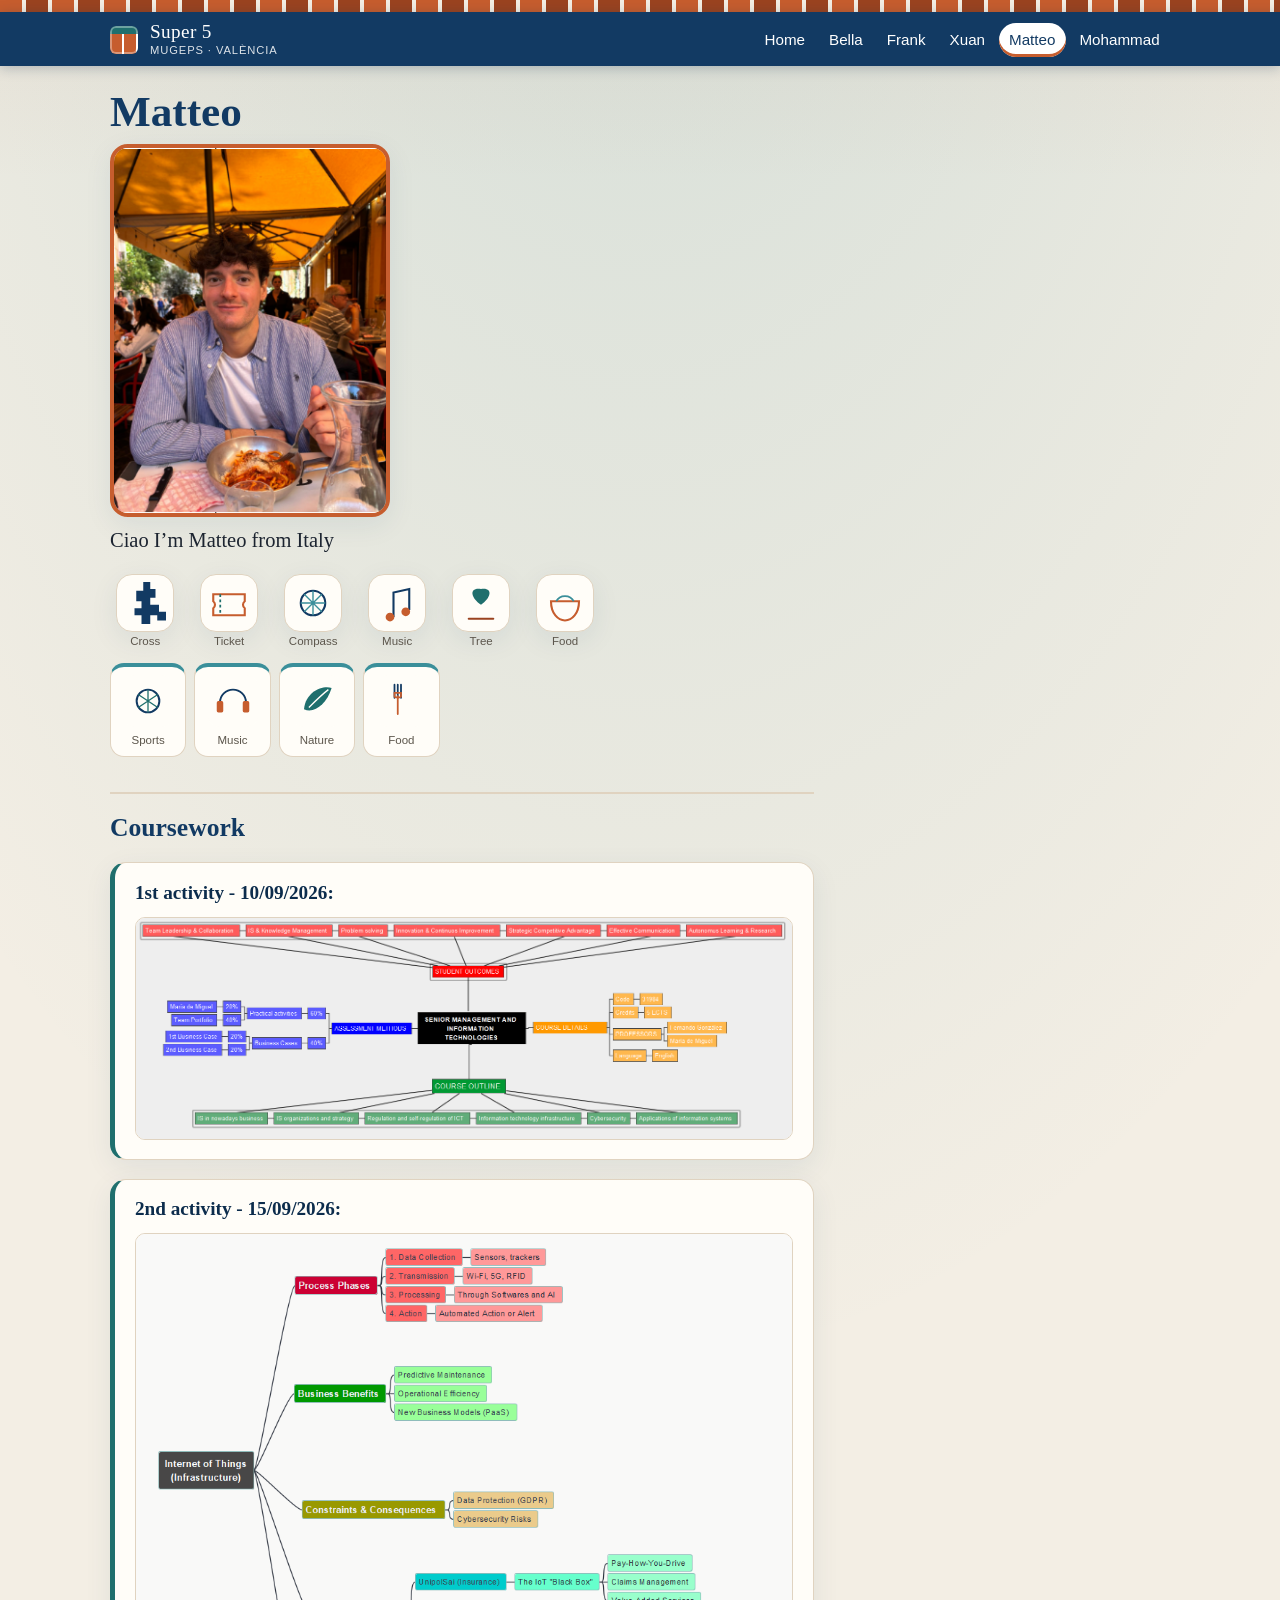
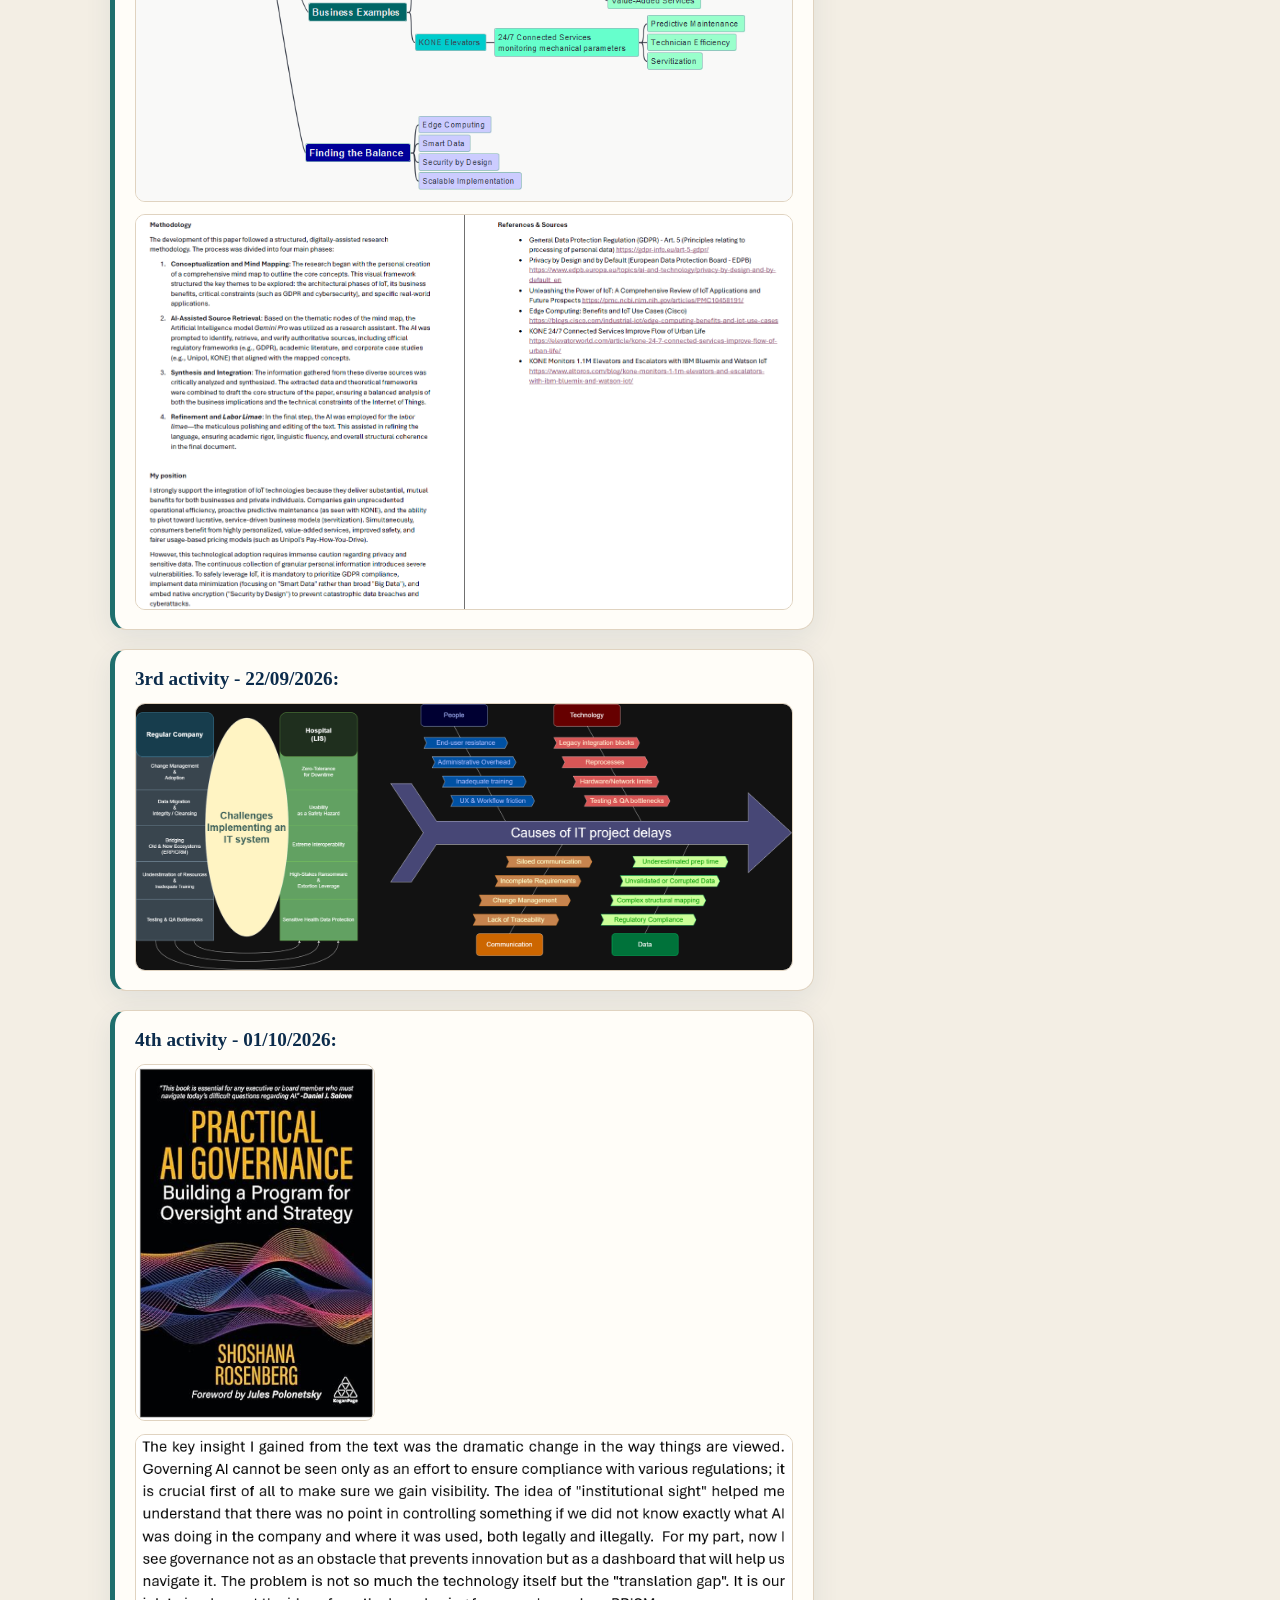
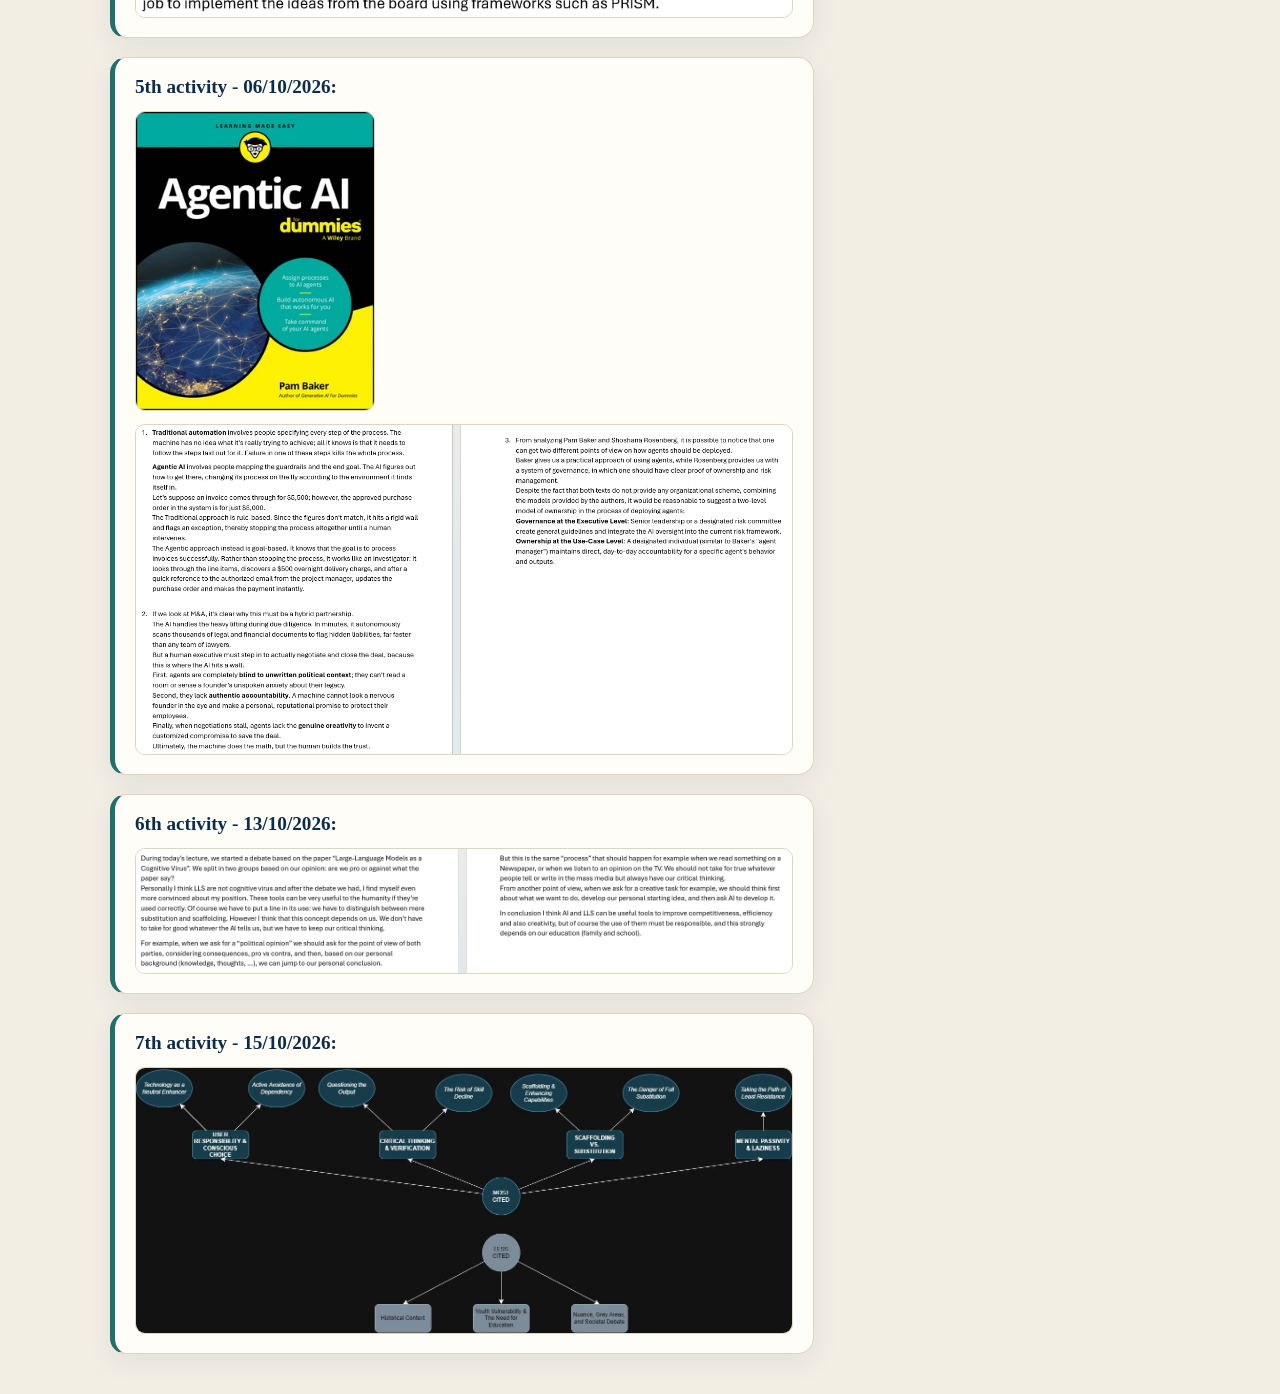
<file: matteo.html>
<!DOCTYPE html>
<html lang="en">
<head>
  <meta charset="UTF-8">
  <meta name="viewport" content="width=device-width, initial-scale=1">
  <title>Matteo · Super 5</title>
  <link rel="stylesheet" href="styles.css?v=20261024-1700">
</head>
<body>
  <div class="tile-bar" aria-hidden="true"></div>
  <header class="site-header">
    <div class="header-inner">
      <a class="brand" href="index.html">
        <span class="brand-mark" aria-hidden="true"></span>
        <span>
          <span class="brand-name">Super 5</span>
          <span class="brand-sub">MUGEPS · València</span>
        </span>
      </a>
      <nav class="site-nav" aria-label="People">
        <ul>
          <li><a href="index.html">Home</a></li>
          <li><a href="bella.html">Bella</a></li>
          <li><a href="frank.html">Frank</a></li>
          <li><a href="xuan.html">Xuan</a></li>
          <li><a href="matteo.html" aria-current="page">Matteo</a></li>
          <li><a href="mohammed.html">Mohammad</a></li>
        </ul>
      </nav>
    </div>
  </header>

  <main class="wrap">
    <article class="person-page">
      <h1>Matteo</h1>
      <img class="face" src="assets/mateo-face.png" alt="Matteo">
      <p class="voice">Ciao I’m Matteo from Italy</p>
            <div class="icon-cluster">
        <figure class="icon"><svg class="glyph" viewBox="0 0 64 64" aria-hidden="true"><path d="M30 8 h8 v8 h6 v10 h-6 v8 h10 v8 h8 v10 h-10 v-6 h-8 v10 H28 V46 h-8 v-8 h8 V30 h-6 V18 h8 z" fill="#123a63"/></svg><figcaption>Cross</figcaption></figure>
<figure class="icon"><svg class="glyph" viewBox="0 0 64 64" aria-hidden="true"><path d="M14 22 h36 v8 a5 5 0 0 0 0 8 v8 H14 v-8 a5 5 0 0 0 0-8 z" fill="none" stroke="#c65d2e" stroke-width="2.4"/><path d="M22 22 v24" stroke="#1f6f6d" stroke-width="2" stroke-dasharray="3 3"/></svg><figcaption>Ticket</figcaption></figure>
<figure class="icon"><svg class="glyph" viewBox="0 0 64 64" aria-hidden="true"><circle cx="32" cy="32" r="14" fill="none" stroke="#123a63" stroke-width="2.4"/><path d="M32 18 v28 M18 32 h28 M22 22 l20 20 M42 22 L22 42" stroke="#3a8f9a" stroke-width="1.6"/></svg><figcaption>Compass</figcaption></figure>
<figure class="icon"><svg class="glyph" viewBox="0 0 64 64" aria-hidden="true"><path d="M28 48 V20 l18-4 v24" fill="none" stroke="#123a63" stroke-width="2.4"/><circle cx="24" cy="48" r="5" fill="#c65d2e"/><circle cx="42" cy="42" r="5" fill="#c65d2e"/></svg><figcaption>Music</figcaption></figure>
<figure class="icon"><svg class="glyph" viewBox="0 0 64 64" aria-hidden="true"><path d="M32 50 V30 M32 34 C20 26 18 14 32 16 C46 14 44 26 32 34" fill="#1f6f6d"/><path d="M18 50 h28" stroke="#9a4320" stroke-width="2.4" stroke-linecap="round"/></svg><figcaption>Tree</figcaption></figure>
<figure class="icon"><svg class="glyph" viewBox="0 0 64 64" aria-hidden="true"><path d="M16 30 h32 c0 14-8 22-16 22 S16 44 16 30 z" fill="none" stroke="#c65d2e" stroke-width="2.4"/><path d="M22 30 c4-8 16-8 20 0" fill="none" stroke="#3a8f9a" stroke-width="2"/></svg><figcaption>Food</figcaption></figure>
      </div>
<ul class="board-boxes">
        <li><svg role="img" aria-label="Sports" class="mini" viewBox="0 0 64 64"><circle cx="32" cy="32" r="14" fill="none" stroke="#123a63" stroke-width="2.4"/><path d="M32 18 v28 M20 24 l24 16 M20 40 l24-16" stroke="#1f6f6d" stroke-width="1.6"/></svg><span>Sports</span></li>
        <li><svg role="img" aria-label="Music" class="mini" viewBox="0 0 64 64"><path d="M16 34 a16 16 0 0 1 32 0" fill="none" stroke="#123a63" stroke-width="2.4"/><rect x="12" y="32" width="8" height="14" rx="2" fill="#c65d2e"/><rect x="44" y="32" width="8" height="14" rx="2" fill="#c65d2e"/></svg><span>Music</span></li>
        <li><svg role="img" aria-label="Nature" class="mini" viewBox="0 0 64 64"><path d="M16 42 C18 20 40 12 50 16 C44 36 28 48 16 42 Z" fill="#1f6f6d"/><path d="M22 40 C30 32 38 24 46 18" fill="none" stroke="#fffdf8" stroke-width="1.6"/></svg><span>Nature</span></li>
        <li><svg role="img" aria-label="Food" class="mini" viewBox="0 0 64 64"><path d="M24 12 v16 M28 12 v16 M32 12 v16" stroke="#123a63" stroke-width="2.2" stroke-linecap="round"/><path d="M24 22 h8 v4 c0 2-8 2-8 0 z M28 26 v22" stroke="#c65d2e" stroke-width="2.2" stroke-linecap="round" fill="none"/></svg><span>Food</span></li>
      </ul>

      <section class="coursework" aria-labelledby="coursework-title">
        <h2 id="coursework-title">Coursework</h2>
        <section class="work-block">
          <h3>1st activity - 10/09/2026:</h3>
          <figure class="work-fig"><a href="assets/work/matteo/01-course-mind-map.png"><img src="assets/work/matteo/01-course-mind-map.png" alt="Mind map of the Senior Management and Information Technologies teaching guide" width="1472" height="497" loading="lazy"></a></figure>
        </section>
        <section class="work-block">
          <h3>2nd activity - 15/09/2026:</h3>
          <figure class="work-fig"><a href="assets/work/matteo/02-iot-mind-map.png"><img src="assets/work/matteo/02-iot-mind-map.png" alt="Mind map of the Internet of Things: process phases, business benefits, constraints, business examples and finding the balance" width="910" height="786" loading="lazy"></a></figure>
          <figure class="work-fig"><a href="assets/work/matteo/03-methodology-references.png"><img src="assets/work/matteo/03-methodology-references.png" alt="Methodology, my position, and references for the Internet of Things analysis" width="1427" height="856" loading="lazy"></a></figure>
        </section>
        <section class="work-block">
          <h3>3rd activity - 22/09/2026:</h3>
          <figure class="work-fig"><a href="assets/work/matteo/04-it-project-delays.png"><img src="assets/work/matteo/04-it-project-delays.png" alt="Diagram: challenges implementing IT systems (regular company vs hospital) and causes of IT project delays" width="1600" height="649" loading="lazy"></a></figure>
        </section>
        <section class="work-block">
          <h3>4th activity - 01/10/2026:</h3>
          <figure class="work-fig cover"><a href="assets/work/matteo/05-book-practical-ai-governance.png"><img src="assets/work/matteo/05-book-practical-ai-governance.png" alt="Cover of the book Practical AI Governance by Shoshana Rosenberg" width="362" height="540" loading="lazy"></a></figure>
          <figure class="work-fig"><a href="assets/work/matteo/06-ai-governance-insight.png"><img src="assets/work/matteo/06-ai-governance-insight.png" alt="Text: the key insight I gained from the text on AI governance" width="911" height="253" loading="lazy"></a></figure>
        </section>
        <section class="work-block">
          <h3>5th activity - 06/10/2026:</h3>
          <figure class="work-fig cover"><a href="assets/work/matteo/07-book-agentic-ai.png"><img src="assets/work/matteo/07-book-agentic-ai.png" alt="Cover of the book Agentic AI for Dummies" width="296" height="371" loading="lazy"></a></figure>
          <figure class="work-fig"><a href="assets/work/matteo/08-agentic-ai-notes.png"><img src="assets/work/matteo/08-agentic-ai-notes.png" alt="Text notes on the reading about agentic AI" width="1280" height="642" loading="lazy"></a></figure>
        </section>
        <section class="work-block">
          <h3>6th activity - 13/10/2026:</h3>
          <figure class="work-fig"><a href="assets/work/matteo/09-llm-debate-opinion.png"><img src="assets/work/matteo/09-llm-debate-opinion.png" alt="Text: my opinion after the debate on “Large-Language Models as a Cognitive Virus”" width="1480" height="280" loading="lazy"></a></figure>
        </section>
        <section class="work-block">
          <h3>7th activity - 15/10/2026:</h3>
          <figure class="work-fig"><a href="assets/work/matteo/10-debate-concept-map.jpg"><img src="assets/work/matteo/10-debate-concept-map.jpg" alt="Concept map built after the debate" width="1402" height="565" loading="lazy"></a></figure>
        </section>
      </section>
    </article>
  </main>


</body>
</html>
</file>
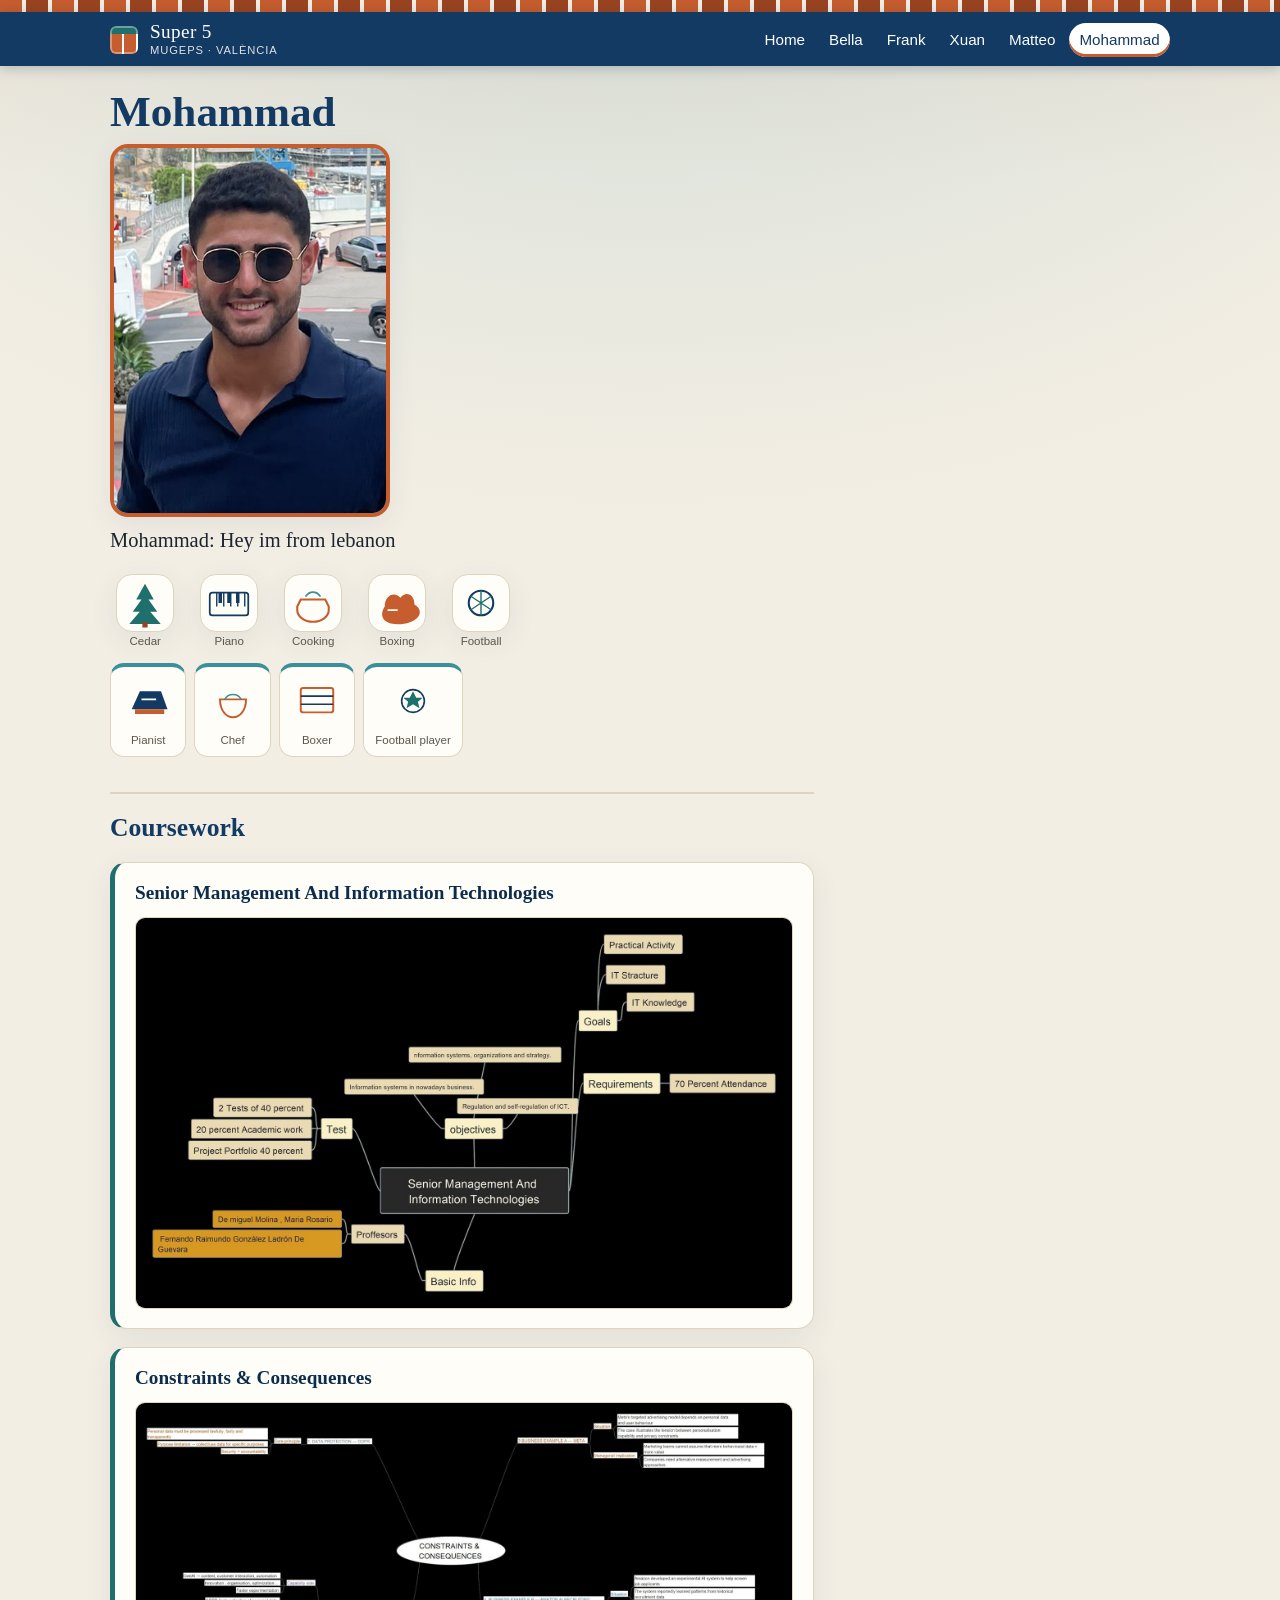
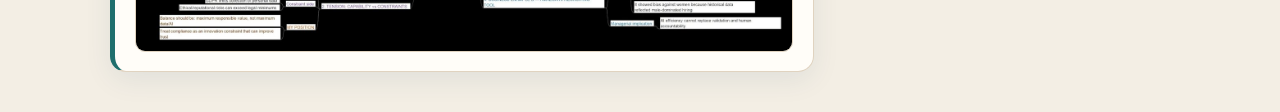
<file: mohammed.html>
<!DOCTYPE html>
<html lang="en">
<head>
  <meta charset="UTF-8">
  <meta name="viewport" content="width=device-width, initial-scale=1">
  <title>Mohammad · Super 5</title>
  <link rel="stylesheet" href="styles.css?v=20261024-1700">
</head>
<body>
  <div class="tile-bar" aria-hidden="true"></div>
  <header class="site-header">
    <div class="header-inner">
      <a class="brand" href="index.html">
        <span class="brand-mark" aria-hidden="true"></span>
        <span>
          <span class="brand-name">Super 5</span>
          <span class="brand-sub">MUGEPS · València</span>
        </span>
      </a>
      <nav class="site-nav" aria-label="People">
        <ul>
          <li><a href="index.html">Home</a></li>
          <li><a href="bella.html">Bella</a></li>
          <li><a href="frank.html">Frank</a></li>
          <li><a href="xuan.html">Xuan</a></li>
          <li><a href="matteo.html">Matteo</a></li>
          <li><a href="mohammed.html" aria-current="page">Mohammad</a></li>
        </ul>
      </nav>
    </div>
  </header>

  <main class="wrap">
    <article class="person-page">
      <h1>Mohammad</h1>
      <img class="face" src="assets/mohammed-face.png" alt="Mohammad">
      <p class="voice">Mohammad: Hey im from lebanon</p>
            <div class="icon-cluster">
        <figure class="icon"><svg class="glyph" viewBox="0 0 64 64" aria-hidden="true"><path d="M32 10 L42 28 H36 L46 42 H38 L50 56 H14 L26 42 H18 L28 28 H22 Z" fill="#1f6f6d"/><rect x="29" y="54" width="6" height="6" fill="#9a4320"/></svg><figcaption>Cedar</figcaption></figure>
<figure class="icon"><svg class="glyph" viewBox="0 0 64 64" aria-hidden="true"><rect x="10" y="20" width="44" height="26" rx="3" fill="#fffdf8" stroke="#123a63" stroke-width="2"/><path d="M18 20 v16 M26 20 v16 M34 20 v16 M42 20 v16 M50 20 v16" stroke="#123a63" stroke-width="1.6"/><rect x="20" y="20" width="4" height="12" fill="#123a63"/><rect x="30" y="20" width="4" height="12" fill="#123a63"/><rect x="40" y="20" width="4" height="12" fill="#123a63"/></svg><figcaption>Piano</figcaption></figure>
<figure class="icon"><svg class="glyph" viewBox="0 0 64 64" aria-hidden="true"><path d="M18 28 h28 l4 8 v4 a16 12 0 0 1-36 0 v-4 z" fill="none" stroke="#c65d2e" stroke-width="2.4"/><path d="M24 24 c4-6 12-6 16 0" fill="none" stroke="#3a8f9a" stroke-width="2" stroke-linecap="round"/></svg><figcaption>Cooking</figcaption></figure>
<figure class="icon"><svg class="glyph" viewBox="0 0 64 64" aria-hidden="true"><path d="M18 36 c0-12 10-18 18-10 6-8 16-4 16 8 6 2 8 10 4 14 -6 8-28 12-38 4 -4-4-4-10 0-16 z" fill="#c65d2e"/><path d="M22 40 h10" stroke="#fffdf8" stroke-width="2" stroke-linecap="round"/></svg><figcaption>Boxing</figcaption></figure>
<figure class="icon"><svg class="glyph" viewBox="0 0 64 64" aria-hidden="true"><circle cx="32" cy="32" r="14" fill="none" stroke="#123a63" stroke-width="2.4"/><path d="M32 18 v28 M20 24 l24 16 M20 40 l24-16" stroke="#1f6f6d" stroke-width="1.6"/></svg><figcaption>Football</figcaption></figure>
      </div>
<ul class="board-boxes">
        <li><svg role="img" aria-label="Pianist" class="mini" viewBox="0 0 64 64"><path d="M12 42 L22 20 h26 l8 22 z" fill="#123a63"/><path d="M24 30 h18" stroke="#fffdf8" stroke-width="2"/><path d="M16 42 h36 v6 h-36 z" fill="#c65d2e"/></svg><span>Pianist</span></li>
        <li><svg role="img" aria-label="Chef" class="mini" viewBox="0 0 64 64"><path d="M16 30 h32 c0 14-8 22-16 22 S16 44 16 30 z" fill="none" stroke="#c65d2e" stroke-width="2.4"/><path d="M22 30 c4-8 16-8 20 0" fill="none" stroke="#3a8f9a" stroke-width="2"/></svg><span>Chef</span></li>
        <li><svg role="img" aria-label="Boxer" class="mini" viewBox="0 0 64 64"><rect x="12" y="16" width="40" height="30" rx="3" fill="none" stroke="#c65d2e" stroke-width="2.4"/><path d="M12 26 h40 M12 36 h40" stroke="#123a63" stroke-width="2"/></svg><span>Boxer</span></li>
        <li><svg role="img" aria-label="Football player" class="mini" viewBox="0 0 64 64"><circle cx="32" cy="32" r="14" fill="#fffdf8" stroke="#123a63" stroke-width="2"/><path d="M32 20 l4 8 h8 l-6 5 2 8 -8-5 -8 5 2-8 -6-5 h8 z" fill="#1f6f6d"/></svg><span>Football player</span></li>
      </ul>

      <section class="coursework" aria-labelledby="coursework-title">
        <h2 id="coursework-title">Coursework</h2>
        <section class="work-block">
          <h3>Senior Management And Information Technologies</h3>
          <figure class="work-fig"><a href="assets/work/mohammed/01-course-mind-map.jpg"><img src="assets/work/mohammed/01-course-mind-map.jpg" alt="Mind map of the Senior Management and Information Technologies course: goals, objectives, requirements, tests and professors" width="1600" height="952" loading="lazy"></a></figure>
        </section>
        <section class="work-block">
          <h3>Constraints &amp; Consequences</h3>
          <figure class="work-fig"><a href="assets/work/mohammed/02-constraints-consequences.jpg"><img src="assets/work/mohammed/02-constraints-consequences.jpg" alt="Mind map “Constraints &amp; Consequences”: GDPR, capability vs constraints, Meta and Amazon AI recruiting tool examples" width="1600" height="604" loading="lazy"></a></figure>
        </section>
      </section>
    </article>
  </main>


</body>
</html>
</file>
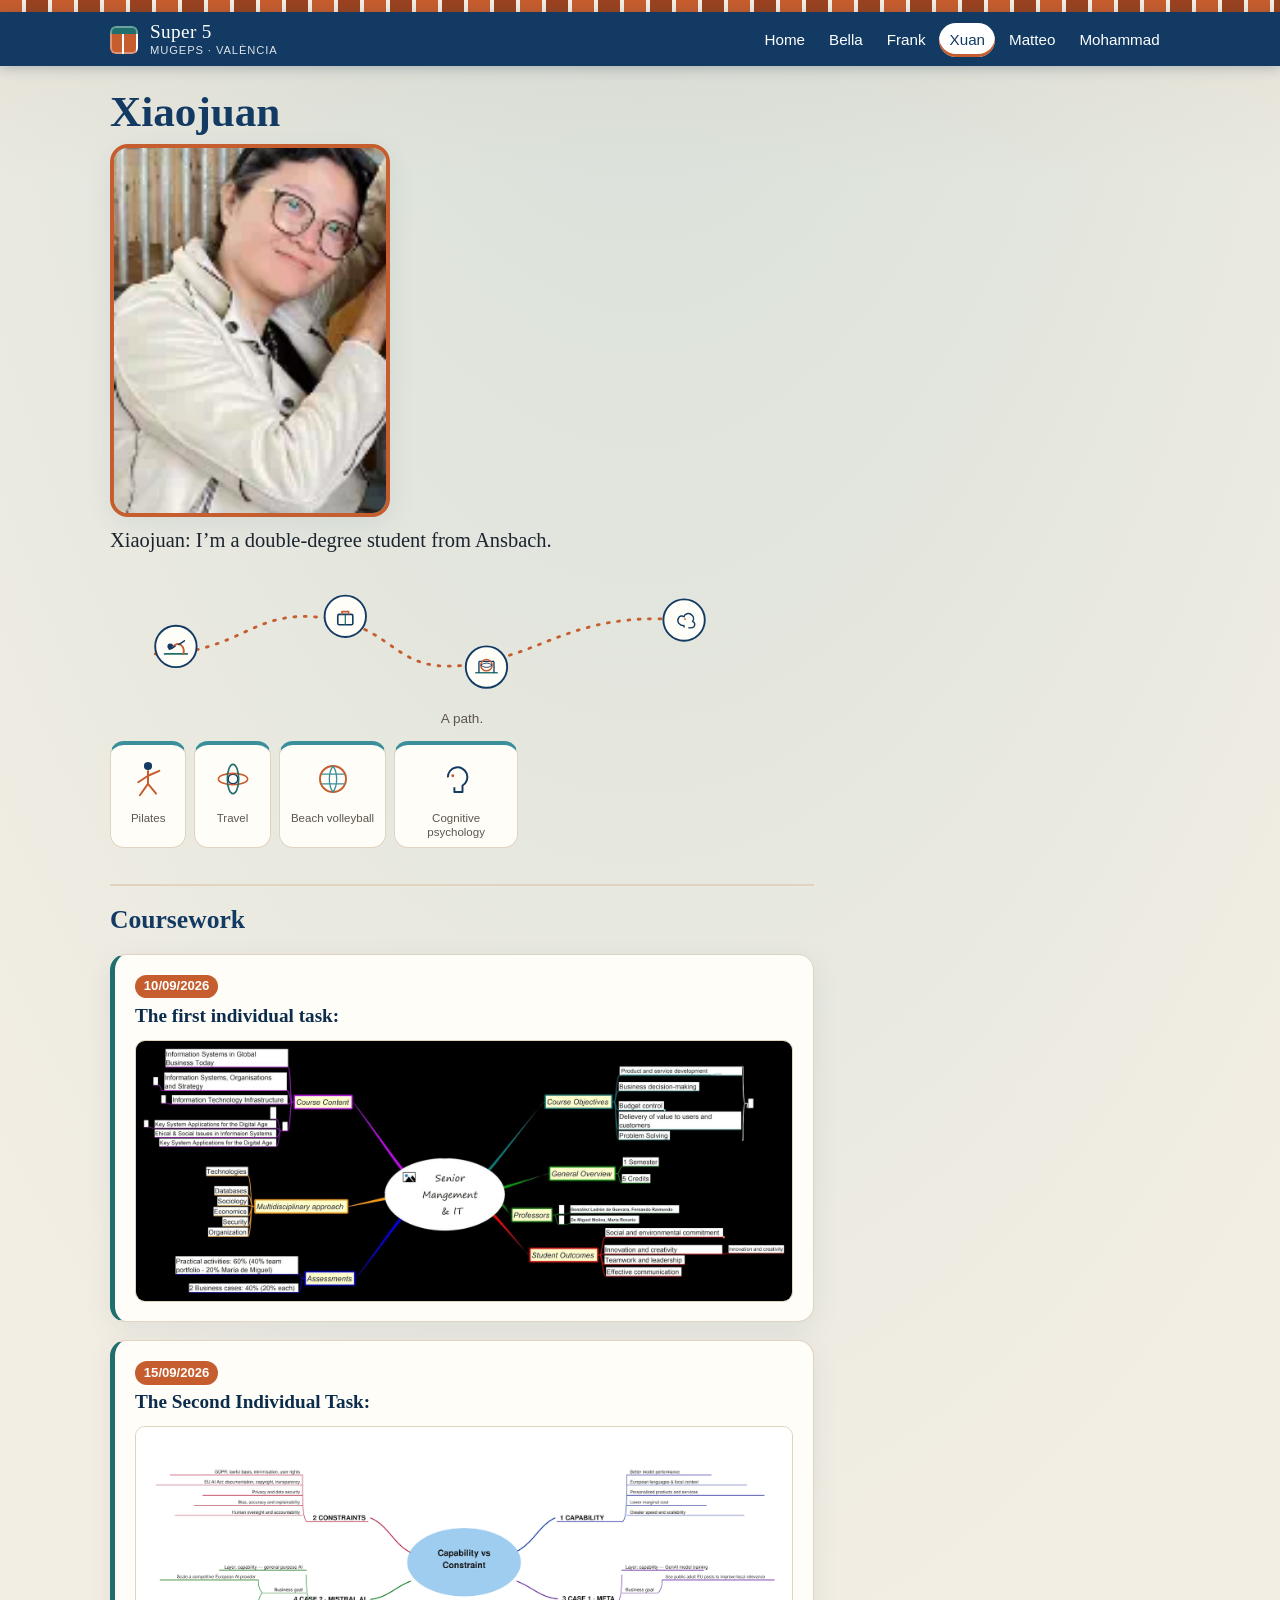
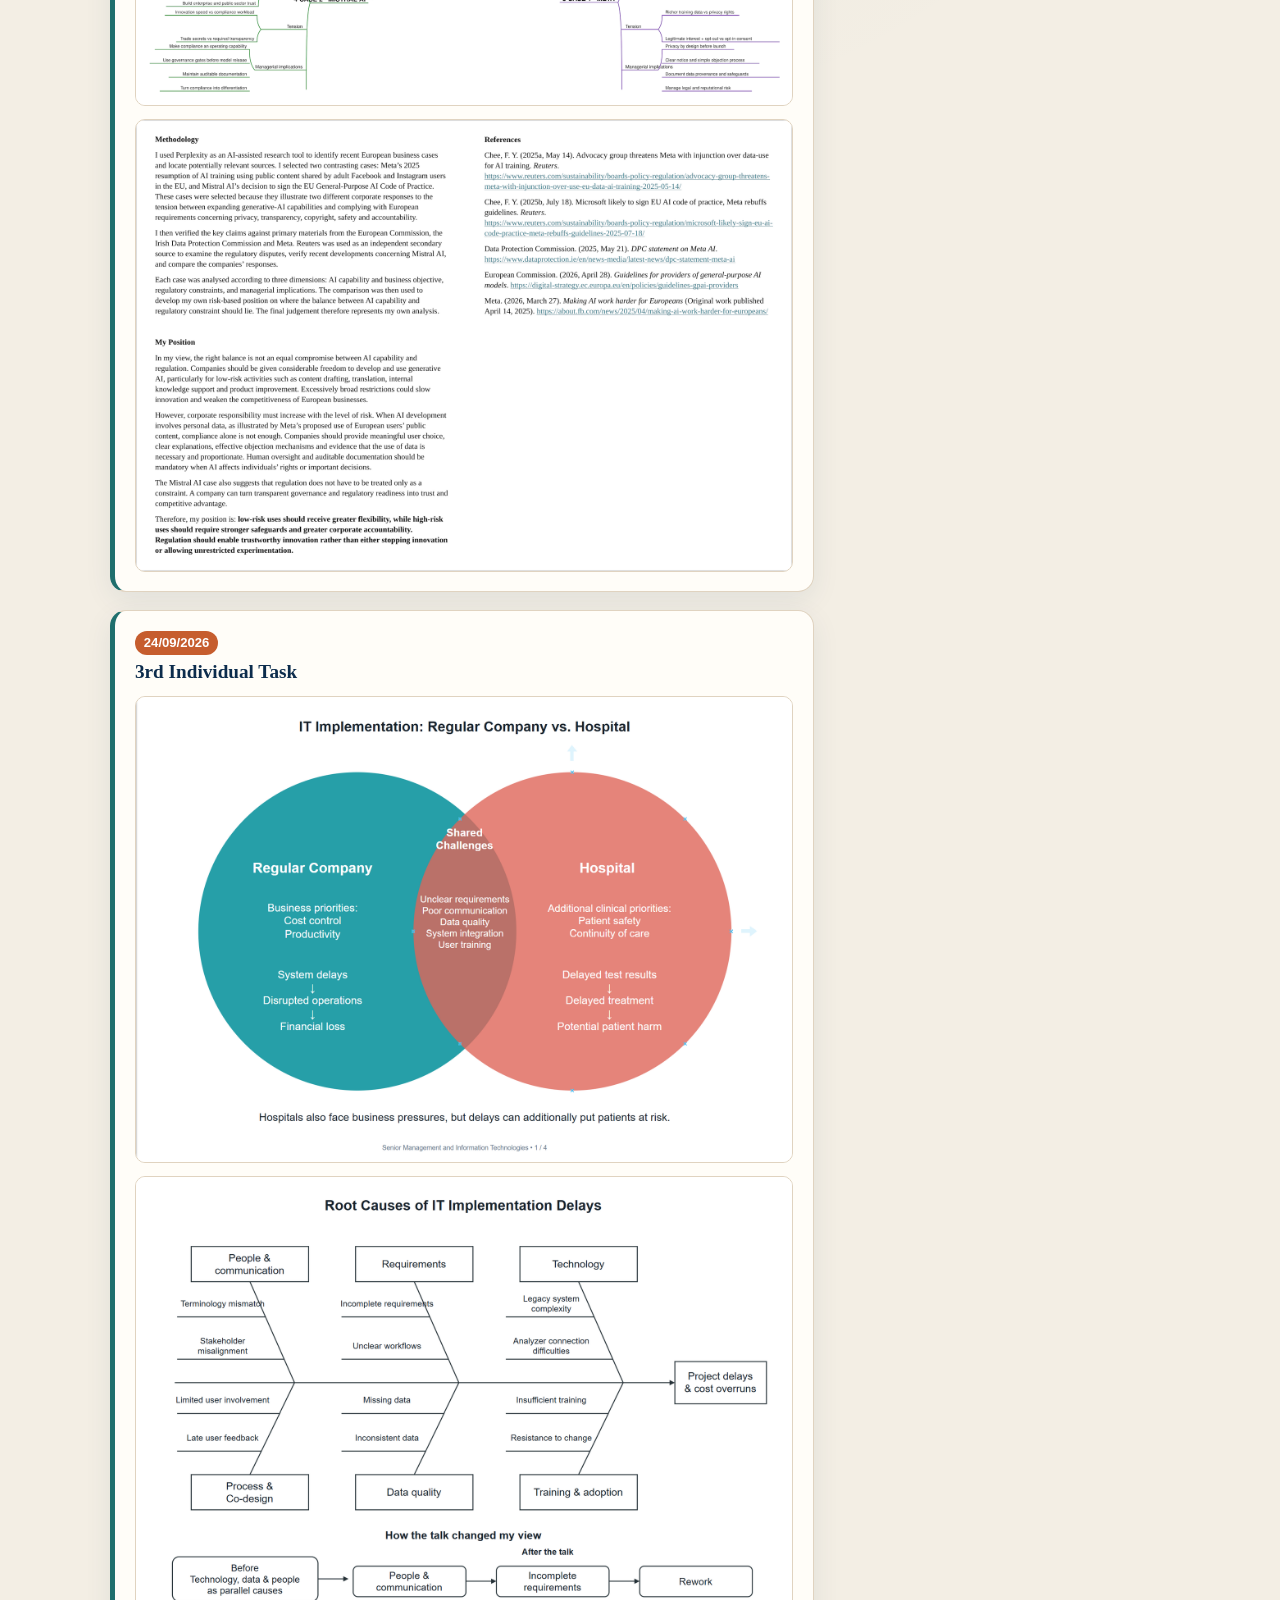
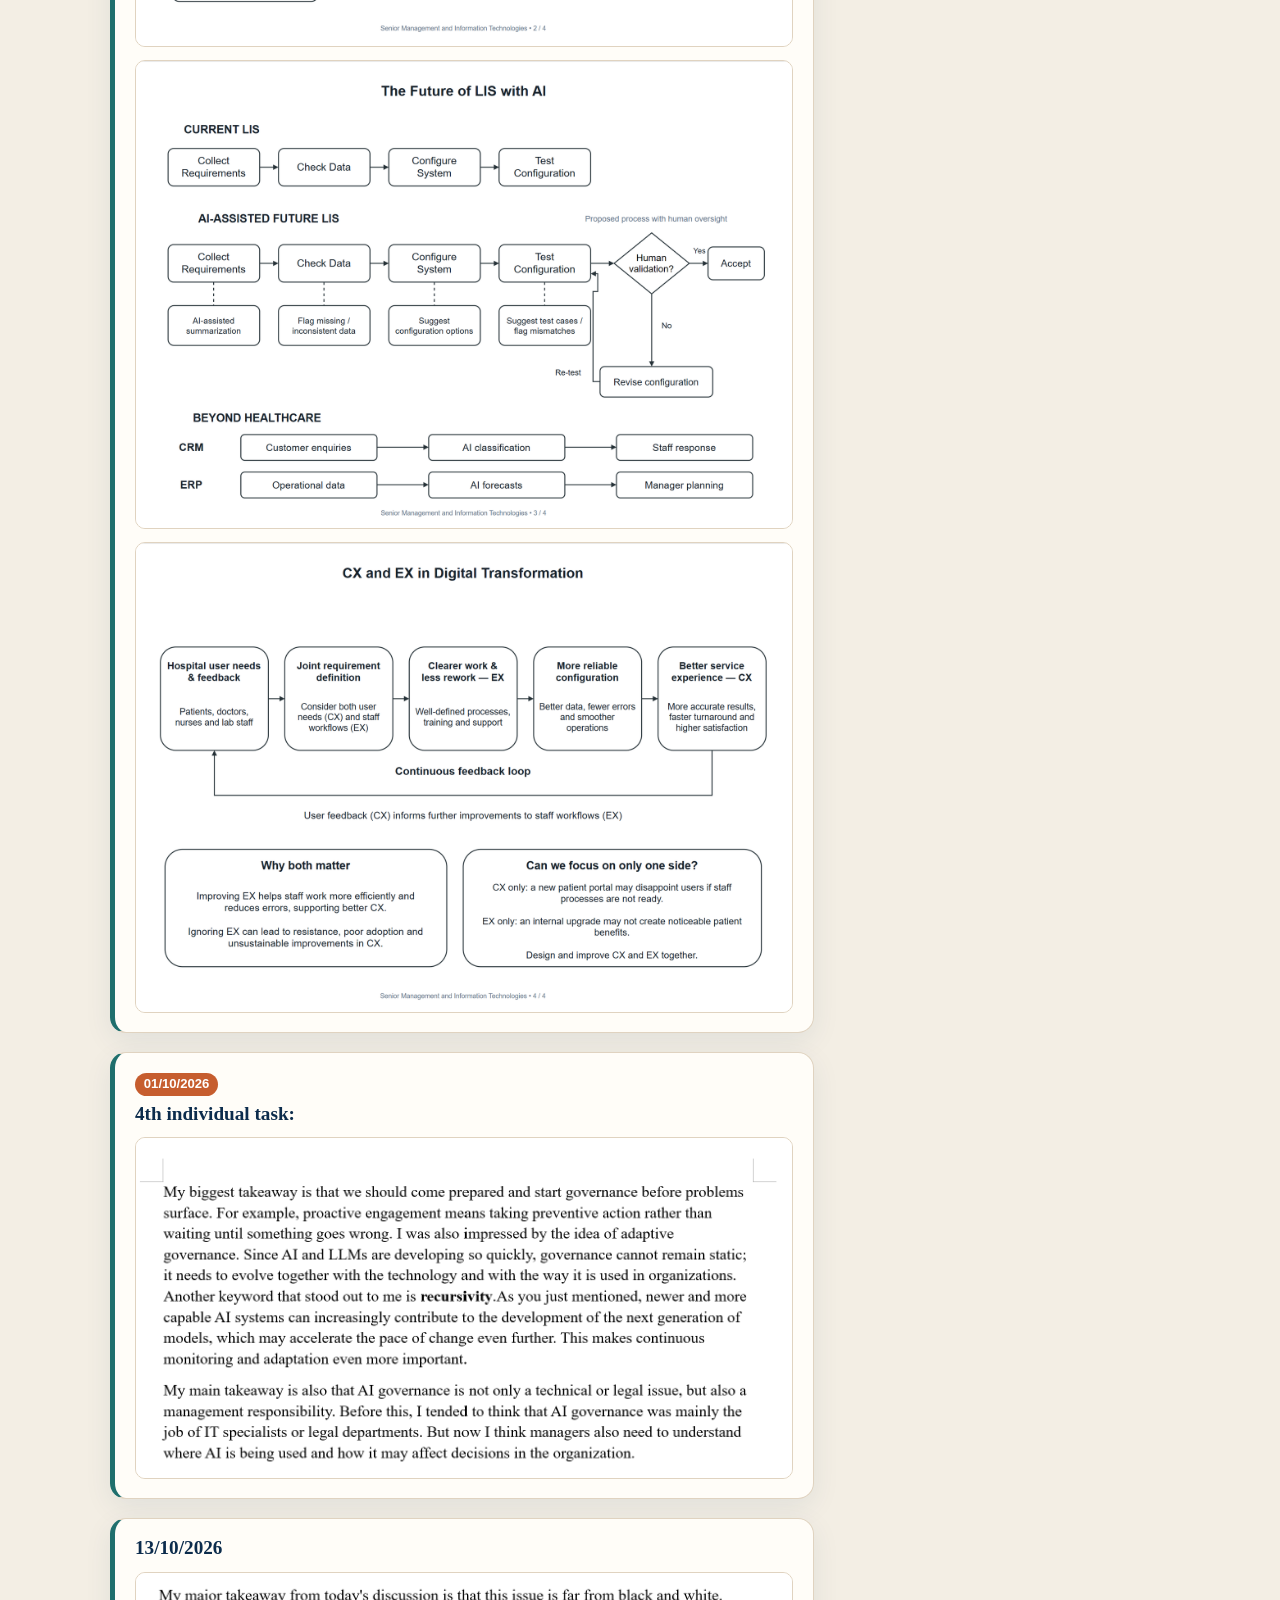
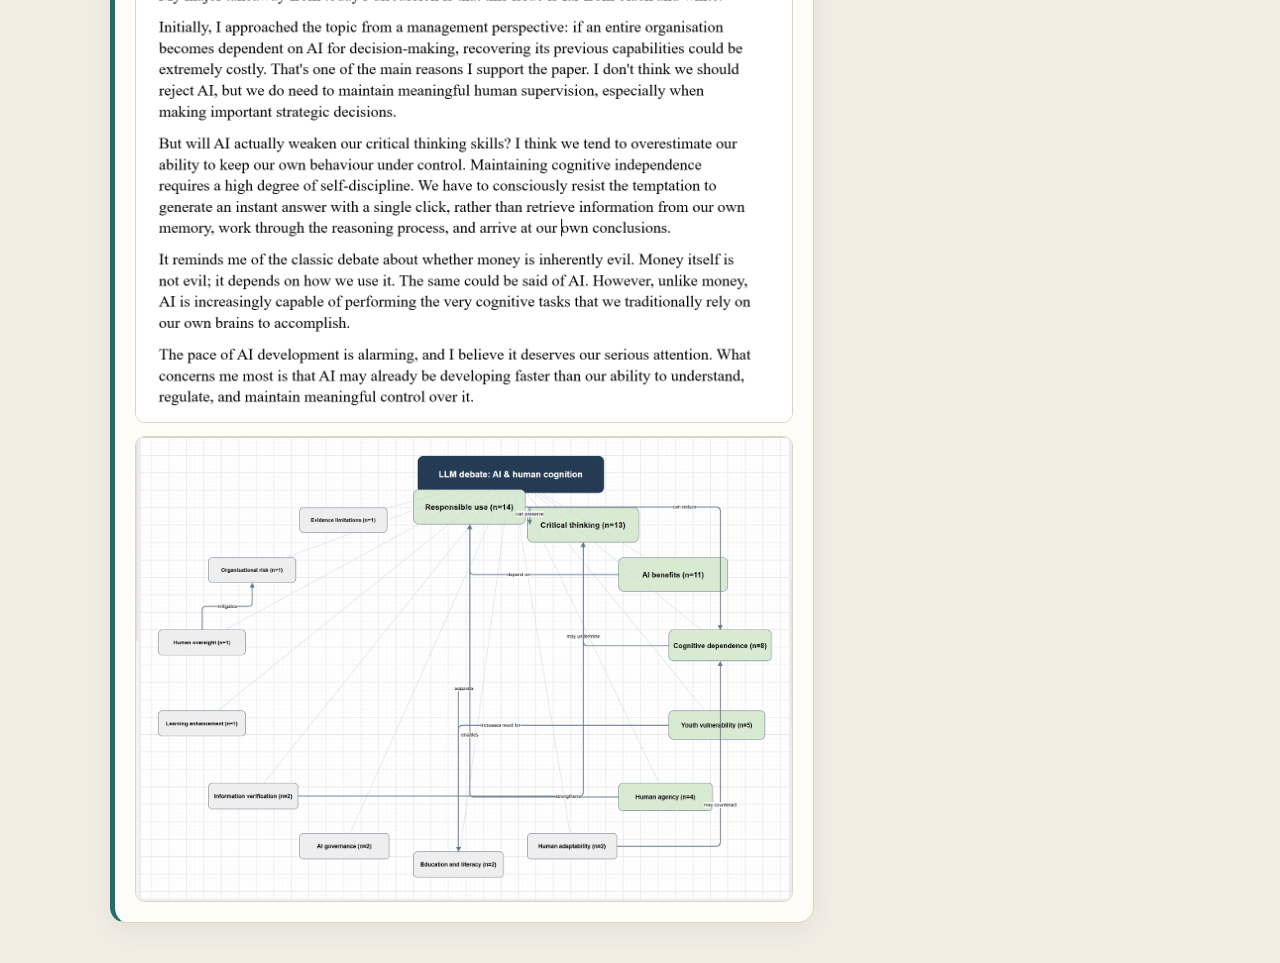
<file: xuan.html>
<!DOCTYPE html>
<html lang="en">
<head>
  <meta charset="UTF-8">
  <meta name="viewport" content="width=device-width, initial-scale=1">
  <title>Xiaojuan / Xuan · Super 5</title>
  <link rel="stylesheet" href="styles.css?v=20261024-1700">
</head>
<body>
  <div class="tile-bar" aria-hidden="true"></div>
  <header class="site-header">
    <div class="header-inner">
      <a class="brand" href="index.html">
        <span class="brand-mark" aria-hidden="true"></span>
        <span>
          <span class="brand-name">Super 5</span>
          <span class="brand-sub">MUGEPS · València</span>
        </span>
      </a>
      <nav class="site-nav" aria-label="People">
        <ul>
          <li><a href="index.html">Home</a></li>
          <li><a href="bella.html">Bella</a></li>
          <li><a href="frank.html">Frank</a></li>
          <li><a href="xuan.html" aria-current="page">Xuan</a></li>
          <li><a href="matteo.html">Matteo</a></li>
          <li><a href="mohammed.html">Mohammad</a></li>
        </ul>
      </nav>
    </div>
  </header>

  <main class="wrap">
    <article class="person-page">
      <h1>Xiaojuan</h1>
      <img class="face" src="assets/xuan-face.png" alt="Xiaojuan">
      <p class="voice">Xiaojuan: I’m a double-degree student from Ansbach.</p>
          <svg class="motif" viewBox="0 0 680 140" aria-hidden="true">
      <path d="M48 86 C140 86 150 36 230 48 C310 60 300 112 390 96 C470 82 500 36 630 52" fill="none" stroke="#c65d2e" stroke-width="3" stroke-dasharray="2 9" stroke-linecap="round"/>
      <g fill="#fffdf8" stroke="#123a63" stroke-width="2">
        <circle cx="70" cy="78" r="22"/>
        <circle cx="250" cy="46" r="22"/>
        <circle cx="400" cy="100" r="22"/>
        <circle cx="610" cy="50" r="22"/>
      </g>
      <g transform="translate(70 78)" fill="none" stroke-linecap="round">
        <path d="M-12 8 h24" stroke="#1f6f6d" stroke-width="2"/>
        <circle cx="-6" cy="0" r="3" fill="#123a63" stroke="none"/>
        <path d="M-4 2 C2 -8 10 0 8 8" stroke="#c65d2e" stroke-width="2"/>
        <path d="M-1 0 l-6 3 M3 -2 l6 -4" stroke="#123a63" stroke-width="1.6"/>
      </g>
      <g transform="translate(250 46)" fill="none">
        <rect x="-8" y="-2" width="16" height="11" rx="1.5" stroke="#123a63" stroke-width="1.7"/>
        <path d="M-3.5 -2 v-3 h7 V-2" stroke="#c65d2e" stroke-width="1.7"/>
        <path d="M0 -2 v11" stroke="#1f6f6d" stroke-width="1.3"/>
      </g>
      <g transform="translate(400 100)" fill="none">
        <path d="M-12 6 h24" stroke="#1f6f6d" stroke-width="1.5"/>
        <path d="M-8 6 v-12 M8 6 v-12 M-8 -6 h16" stroke="#123a63" stroke-width="1.4"/>
        <circle cy="-2" r="6" stroke="#c65d2e" stroke-width="1.6"/>
        <path d="M-6 -2 C-2 -5 2 -5 6 -2 M-6 -2 C-2 1 2 1 6 -2" stroke="#123a63" stroke-width="1"/>
      </g>
      <g transform="translate(610 50)" fill="none" stroke="#123a63" stroke-width="1.5" stroke-linejoin="round">
        <path d="M0 8 v-2 c-5 0 -8 -4 -6 -8 c1.5 -2.5 4 -3 6 -1.5 c.5 -3.5 5 -4.5 8 -2 c2.5 2 2.5 5 1 7 c2.5 1 3 3.5 1.5 5.5 c-1.5 1.5 -4 1.5 -6 1"/>
        <circle cx="1" cy="-1" r="1" fill="#c65d2e" stroke="none"/>
      </g>
    </svg>
      <p class="icon-hint">A path.</p>
<ul class="board-boxes">
        <li><svg role="img" aria-label="Pilates" class="mini" viewBox="0 0 64 64"><circle cx="32" cy="16" r="5" fill="#123a63"/><path d="M32 22 v16 M32 28 l-12 8 M32 28 l14-6 M32 38 l-10 14 M32 38 l10 12" fill="none" stroke="#c65d2e" stroke-width="2.4" stroke-linecap="round"/></svg><span>Pilates</span></li>
        <li><svg role="img" aria-label="Travel" class="mini" viewBox="0 0 64 64"><circle cx="32" cy="32" r="6" fill="none" stroke="#123a63" stroke-width="2"/><ellipse cx="32" cy="32" rx="18" ry="7" fill="none" stroke="#c65d2e" stroke-width="2"/><ellipse cx="32" cy="32" rx="7" ry="18" fill="none" stroke="#1f6f6d" stroke-width="2"/></svg><span>Travel</span></li>
        <li><svg role="img" aria-label="Beach volleyball" class="mini" viewBox="0 0 64 64"><circle cx="32" cy="32" r="16" fill="none" stroke="#c65d2e" stroke-width="2.4"/><path d="M32 16 c6 8 6 24 0 32 M32 16 c-6 8-6 24 0 32 M18 26 h28 M18 38 h28" fill="none" stroke="#3a8f9a" stroke-width="1.6"/></svg><span>Beach volleyball</span></li>
        <li><svg role="img" aria-label="Cognitive psychology" class="mini" viewBox="0 0 64 64"><path d="M22 30 a12 12 0 1 1 18 10 v8 h-10 v-6" fill="none" stroke="#123a63" stroke-width="2.4" stroke-linejoin="round"/><circle cx="28" cy="28" r="1.8" fill="#c65d2e"/></svg><span>Cognitive psychology</span></li>
      </ul>

      <section class="coursework" aria-labelledby="coursework-title">
        <h2 id="coursework-title">Coursework</h2>
        <section class="work-block">
          <p class="work-date">10/09/2026</p>
          <h3>The first individual task:</h3>
          <figure class="work-fig"><a href="assets/work/xuan/01-course-mind-map.jpg"><img src="assets/work/xuan/01-course-mind-map.jpg" alt="Mind map of the Senior Management &amp; IT course" width="1600" height="634" loading="lazy"></a></figure>
        </section>
        <section class="work-block">
          <p class="work-date">15/09/2026</p>
          <h3>The Second Individual Task:</h3>
          <figure class="work-fig"><a href="assets/work/xuan/02-capability-vs-constraint.png"><img src="assets/work/xuan/02-capability-vs-constraint.png" alt="Mind map “Capability vs Constraint” with capability, constraint, case Meta and case Mistral branches" width="1600" height="677" loading="lazy"></a></figure>
          <figure class="work-fig"><a href="assets/work/xuan/03-methodology-position.png"><img src="assets/work/xuan/03-methodology-position.png" alt="Methodology, My Position and References on balancing AI capability and European regulation" width="1600" height="1100" loading="lazy"></a></figure>
        </section>
        <section class="work-block">
          <p class="work-date">24/09/2026</p>
          <h3>3rd Individual Task</h3>
          <figure class="work-fig"><a href="assets/work/xuan/04-it-regular-vs-hospital.png"><img src="assets/work/xuan/04-it-regular-vs-hospital.png" alt="IT Implementation: Regular Company vs. Hospital – Venn diagram with shared challenges" width="1600" height="1134" loading="lazy"></a></figure>
          <figure class="work-fig"><a href="assets/work/xuan/05-root-causes-delays.png"><img src="assets/work/xuan/05-root-causes-delays.png" alt="Root Causes of IT Implementation Delays – fishbone diagram and how the talk changed my view" width="1600" height="1144" loading="lazy"></a></figure>
          <figure class="work-fig"><a href="assets/work/xuan/06-future-of-lis.png"><img src="assets/work/xuan/06-future-of-lis.png" alt="The Future of LIS with AI – current and AI-assisted laboratory information system workflows, beyond healthcare" width="1600" height="1140" loading="lazy"></a></figure>
          <figure class="work-fig"><a href="assets/work/xuan/07-cx-ex.png"><img src="assets/work/xuan/07-cx-ex.png" alt="CX and EX in Digital Transformation – continuous feedback loop between employee and customer experience" width="1600" height="1144" loading="lazy"></a></figure>
        </section>
        <section class="work-block">
          <p class="work-date">01/10/2026</p>
          <h3>4th individual task:</h3>
          <figure class="work-fig"><a href="assets/work/xuan/08-ai-governance-takeaway.png"><img src="assets/work/xuan/08-ai-governance-takeaway.png" alt="Text: my biggest takeaway on AI governance" width="1340" height="694" loading="lazy"></a></figure>
        </section>
        <section class="work-block">
          <h3>13/10/2026</h3>
          <figure class="work-fig"><a href="assets/work/xuan/09-llm-debate-takeaway.png"><img src="assets/work/xuan/09-llm-debate-takeaway.png" alt="Text: my major takeaway from the debate on AI and human cognition" width="1324" height="906" loading="lazy"></a></figure>
          <figure class="work-fig"><a href="assets/work/xuan/10-llm-debate-map.png"><img src="assets/work/xuan/10-llm-debate-map.png" alt="Concept map “LLM debate: AI &amp; human cognition”" width="1600" height="1133" loading="lazy"></a></figure>
        </section>
      </section>
    </article>
  </main>


</body>
</html>
</file>
<file: styles.css>
:root {
  --sand: #f3eee4;
  --sand-deep: #e7dccb;
  --paper: #fffdf8;
  --ink: #1c2430;
  --muted: #5c564c;
  --blue: #123a63;
  --blue-deep: #0c2c4c;
  --white: #ffffff;
  --tile: #c65d2e;
  --tile-deep: #9a4320;
  --teal: #1f6f6d;
  --teal-soft: #d5ebe7;
  --sea: #3a8f9a;
  --line: #e0d3c0;
  --shadow: 0 8px 28px rgba(18, 58, 99, 0.08);
}

* { box-sizing: border-box; }
html { scroll-behavior: smooth; }

body {
  margin: 0;
  color: var(--ink);
  background:
    radial-gradient(ellipse 80% 40% at 50% -10%, rgba(58, 143, 154, 0.18), transparent),
    linear-gradient(180deg, rgba(198, 93, 46, 0.06), transparent 180px),
    var(--sand);
  font-family: "Segoe UI", "Helvetica Neue", Arial, sans-serif;
  font-size: 1.05rem;
  line-height: 1.55;
}

a { color: var(--blue); }
a:hover { color: var(--tile-deep); }

.tile-bar {
  height: 12px;
  background:
    repeating-linear-gradient(
      90deg,
      var(--tile) 0 22px,
      #f3eee4 22px 26px,
      var(--tile-deep) 26px 48px,
      #f3eee4 48px 52px
    );
}

.site-header {
  background: var(--blue);
  color: var(--white);
  position: sticky;
  top: 0;
  z-index: 40;
  box-shadow: 0 2px 12px rgba(12, 44, 76, 0.25);
}

.header-inner {
  max-width: 1100px;
  margin: 0 auto;
  padding: 0.85rem 1.25rem 0.7rem;
  display: flex;
  flex-wrap: wrap;
  gap: 0.75rem 1.5rem;
  align-items: center;
  justify-content: space-between;
}

.brand {
  display: flex;
  gap: 0.75rem;
  align-items: center;
  color: var(--white);
  text-decoration: none;
}
.brand:hover { color: var(--white); }

.brand-mark {
  width: 42px;
  height: 42px;
  border-radius: 6px;
  background:
    linear-gradient(var(--teal) 0 8px, transparent 8px),
    linear-gradient(90deg, var(--tile) 0 12px, transparent 12px 14px, var(--tile) 14px 26px, transparent 26px 28px, #f2c9a8 28px);
  background-color: var(--white);
  box-shadow: inset 0 0 0 2px rgba(255, 255, 255, 0.35);
  flex: none;
}

.brand-name {
  display: block;
  font-family: Palatino, "Palatino Linotype", Georgia, serif;
  font-size: 1.45rem;
  letter-spacing: 0.02em;
  line-height: 1.1;
}
.brand-sub {
  display: block;
  font-size: 0.78rem;
  letter-spacing: 0.08em;
  text-transform: uppercase;
  opacity: 0.85;
}

.site-nav ul {
  display: flex;
  flex-wrap: wrap;
  gap: 0.35rem 0.2rem;
  list-style: none;
  margin: 0;
  padding: 0;
}
.site-nav a {
  color: var(--white);
  text-decoration: none;
  display: inline-block;
  padding: 0.35rem 0.65rem;
  border-radius: 999px;
  font-size: 0.95rem;
}
.site-nav a:hover { background: rgba(255, 255, 255, 0.12); color: var(--white); }
.site-nav a[aria-current="page"] {
  background: var(--white);
  color: var(--blue);
  box-shadow: inset 0 -3px 0 var(--tile);
}

.wrap {
  max-width: 1100px;
  margin: 0 auto;
  padding: 1.25rem 1.25rem 2.5rem;
}

/* —— Home: group photo first —— */
.group-hero {
  margin: 0 0 1.25rem;
  border-radius: 18px;
  overflow: hidden;
  border: 1px solid var(--line);
  box-shadow: var(--shadow);
  background: var(--paper);
  position: relative;
}
.group-hero img {
  display: block;
  width: 100%;
  height: auto;
  max-height: min(72vh, 640px);
  object-fit: cover;
  object-position: center 28%;
}
.group-hero .caption {
  position: absolute;
  left: 0; right: 0; bottom: 0;
  padding: 1.4rem 1.25rem 1rem;
  background: linear-gradient(transparent, rgba(12, 44, 76, 0.82));
  color: var(--white);
}
.group-hero .caption h1 {
  margin: 0;
  color: var(--white);
  font-size: clamp(1.8rem, 4vw, 2.6rem);
}
.group-hero .caption p {
  margin: 0.35rem 0 0;
  opacity: 0.95;
  max-width: 40rem;
}

.team-intro {
  background: var(--paper);
  border: 1px solid var(--line);
  border-radius: 14px;
  padding: 1.1rem 1.3rem;
  margin-bottom: 1.25rem;
  border-left: 6px solid var(--teal);
}
.team-intro p { margin: 0.35rem 0 0; }
.team-intro p:first-child { margin-top: 0; }
.credit-line {
  margin-top: 0.85rem;
  padding: 0.75rem 0.9rem;
  background: var(--teal-soft);
  border-radius: 10px;
  font-size: 0.98rem;
  color: var(--blue-deep);
}

/* People cards */
.people-grid {
  display: grid;
  grid-template-columns: repeat(auto-fit, minmax(190px, 1fr));
  gap: 1rem;
  margin: 0;
  padding: 0;
  list-style: none;
}
.person-card {
  display: flex;
  flex-direction: column;
  align-items: center;
  text-align: center;
  text-decoration: none;
  color: var(--ink);
  background: var(--paper);
  border: 1px solid var(--line);
  border-radius: 16px;
  padding: 1.15rem 0.9rem 1rem;
  box-shadow: var(--shadow);
  transition: transform 0.15s ease, border-color 0.15s ease;
}
.person-card:hover {
  transform: translateY(-3px);
  border-color: var(--tile);
  color: var(--ink);
}
.person-card .mono {
  width: 72px;
  height: 72px;
  border-radius: 50%;
  display: grid;
  place-items: center;
  font-family: Palatino, Georgia, serif;
  font-size: 1.35rem;
  color: var(--white);
  background: var(--blue);
  border: 3px solid var(--tile);
  margin-bottom: 0.7rem;
}
.person-card .mono.b { background: #1a4a72; }
.person-card .mono.x { background: #0e5a58; }
.person-card .mono.m { background: #8a3d1a; }
.person-card .mono.h { background: #123a63; }
.person-card .mono.f { background: #2a6b74; }
.person-card .who {
  font-family: Palatino, Georgia, serif;
  color: var(--blue);
  font-size: 1.2rem;
  font-weight: 600;
}
.person-card .aka { color: var(--muted); font-size: 0.9rem; margin-top: 0.15rem; }
.person-card .tagline {
  margin-top: 0.45rem;
  font-size: 0.88rem;
  color: var(--muted);
  line-height: 1.35;
}
.person-card .go {
  margin-top: 0.65rem;
  font-size: 0.85rem;
  font-weight: 700;
  color: var(--tile);
  letter-spacing: 0.04em;
  text-transform: uppercase;
}

.section-label {
  font-family: Palatino, Georgia, serif;
  color: var(--blue);
  font-size: 1.5rem;
  margin: 1.6rem 0 0.75rem;
}

/* Task cards — short & visual */
.task-grid {
  display: grid;
  grid-template-columns: repeat(auto-fit, minmax(260px, 1fr));
  gap: 1rem;
}
.task-card {
  background: var(--paper);
  border: 1px solid var(--line);
  border-radius: 16px;
  padding: 1.1rem 1.15rem 1.15rem;
  border-top: 5px solid var(--tile);
  box-shadow: var(--shadow);
  display: flex;
  flex-direction: column;
  gap: 0.55rem;
}
.task-card .num {
  font-family: Palatino, Georgia, serif;
  color: var(--tile);
  font-size: 1.6rem;
  line-height: 1;
}
.task-card h3 {
  margin: 0;
  font-size: 1.15rem;
  color: var(--blue);
}
.task-card ul {
  margin: 0;
  padding-left: 1.1rem;
  color: var(--ink);
  font-size: 0.95rem;
}
.task-card li { margin: 0.2rem 0; }
.task-card .risks {
  margin-top: auto;
  padding: 0.5rem 0.65rem;
  background: #f8ebe3;
  border-radius: 8px;
  font-size: 0.88rem;
  color: var(--tile-deep);
}

/* Member pages */
.member-hero {
  display: grid;
  grid-template-columns: 1fr;
  gap: 1rem;
  margin-bottom: 1.25rem;
}
@media (min-width: 720px) {
  .member-hero {
    grid-template-columns: 1.1fr 0.9fr;
    align-items: stretch;
  }
}
.member-face {
  background: var(--paper);
  border: 1px solid var(--line);
  border-radius: 16px;
  overflow: hidden;
  box-shadow: var(--shadow);
  position: relative;
  min-height: 220px;
}
.member-face img {
  display: block;
  width: 100%;
  height: 100%;
  min-height: 240px;
  object-fit: cover;
  object-position: center 30%;
}
.member-face .face-note {
  position: absolute;
  bottom: 0; left: 0; right: 0;
  padding: 0.55rem 0.8rem;
  background: rgba(12, 44, 76, 0.75);
  color: #fff;
  font-size: 0.85rem;
}
.member-id {
  background: var(--paper);
  border: 1px solid var(--line);
  border-radius: 16px;
  padding: 1.25rem 1.3rem;
  box-shadow: var(--shadow);
  border-top: 6px solid var(--teal);
  display: flex;
  flex-direction: column;
  justify-content: center;
}
.member-id .mono-row {
  display: flex;
  gap: 1rem;
  align-items: center;
}
.monogram {
  width: 84px;
  height: 84px;
  border-radius: 50%;
  background: var(--blue);
  color: var(--white);
  display: grid;
  place-items: center;
  font-family: Palatino, Georgia, serif;
  font-size: 1.55rem;
  letter-spacing: 0.04em;
  border: 4px solid var(--tile);
  flex: none;
}
.kicker {
  margin: 0;
  color: var(--teal);
  letter-spacing: 0.08em;
  text-transform: uppercase;
  font-size: 0.78rem;
  font-weight: 700;
}
h1, h2, h3 {
  font-family: Palatino, "Palatino Linotype", Georgia, serif;
  color: var(--blue);
  line-height: 1.2;
  font-weight: 600;
}
h1 { margin: 0 0 0.25rem; font-size: 2rem; }
h2 { margin: 0 0 0.75rem; font-size: 1.4rem; }
.lede { margin: 0; color: var(--muted); }
.builder {
  background: var(--teal-soft);
  border-left: 4px solid var(--teal);
  padding: 0.7rem 0.85rem;
  border-radius: 0 10px 10px 0;
  margin: 1rem 0 0;
  font-size: 0.95rem;
}
.builder a { font-weight: 600; }

.panel {
  margin-top: 1.15rem;
  background: var(--paper);
  border: 1px solid var(--line);
  border-radius: 16px;
  padding: 1.2rem 1.25rem 1.3rem;
  box-shadow: var(--shadow);
}

/* —— Mind-maps —— */
.mindmap {
  position: relative;
  padding: 0.5rem 0 0.25rem;
}
.mm-path {
  display: flex;
  flex-wrap: wrap;
  align-items: center;
  gap: 0.35rem 0;
  justify-content: center;
  margin: 0.5rem 0 1rem;
}
.mm-node {
  display: inline-flex;
  align-items: center;
  justify-content: center;
  text-align: center;
  padding: 0.55rem 0.85rem;
  border-radius: 12px;
  background: var(--blue);
  color: var(--white);
  font-weight: 600;
  font-size: 0.92rem;
  line-height: 1.25;
  max-width: 11rem;
  box-shadow: 0 2px 0 rgba(0,0,0,0.08);
}
.mm-node.hub {
  background: var(--tile);
  font-size: 1rem;
  max-width: 13rem;
  padding: 0.7rem 1rem;
}
.mm-node.soft {
  background: var(--teal);
}
.mm-node.light {
  background: var(--sand-deep);
  color: var(--blue-deep);
  border: 1px solid var(--line);
  font-weight: 500;
}
.mm-arrow {
  color: var(--tile);
  font-size: 1.35rem;
  font-weight: 700;
  padding: 0 0.25rem;
  flex: none;
}
.mm-branches {
  display: flex;
  flex-wrap: wrap;
  gap: 0.5rem;
  justify-content: center;
  margin: 0.4rem 0 0.6rem;
}
.mm-branch {
  background: var(--sand);
  border: 1px solid var(--line);
  border-radius: 999px;
  padding: 0.35rem 0.8rem;
  font-size: 0.9rem;
  color: var(--blue-deep);
}
.mm-branch.accent {
  background: #f8ebe3;
  border-color: #e8c4ae;
  color: var(--tile-deep);
}
.mm-label {
  text-align: center;
  font-size: 0.8rem;
  letter-spacing: 0.06em;
  text-transform: uppercase;
  color: var(--muted);
  font-weight: 700;
  margin: 0.85rem 0 0.35rem;
}
.mm-rail {
  display: grid;
  gap: 0;
  margin: 0.5rem auto;
  max-width: 520px;
}
.mm-step {
  display: grid;
  grid-template-columns: 36px 1fr;
  gap: 0.75rem;
  align-items: stretch;
}
.mm-step .rail {
  display: flex;
  flex-direction: column;
  align-items: center;
}
.mm-step .dot {
  width: 16px;
  height: 16px;
  border-radius: 50%;
  background: var(--tile);
  border: 3px solid var(--paper);
  box-shadow: 0 0 0 2px var(--tile);
  flex: none;
  z-index: 1;
}
.mm-step .line {
  width: 3px;
  flex: 1;
  min-height: 18px;
  background: var(--sand-deep);
}
.mm-step:last-child .line { display: none; }
.mm-step .card {
  background: var(--sand);
  border: 1px solid var(--line);
  border-radius: 12px;
  padding: 0.55rem 0.85rem;
  margin-bottom: 0.55rem;
  font-weight: 600;
  color: var(--blue-deep);
}
.mm-step .card small {
  display: block;
  font-weight: 500;
  color: var(--muted);
  margin-top: 0.15rem;
}
.interest-cloud {
  display: flex;
  flex-wrap: wrap;
  gap: 0.45rem;
  justify-content: center;
  margin-top: 0.5rem;
}
.interest-cloud span {
  background: var(--teal-soft);
  color: var(--teal);
  border: 1px solid #b7d9d4;
  border-radius: 999px;
  padding: 0.35rem 0.75rem;
  font-size: 0.9rem;
  font-weight: 600;
}
.interest-cloud span.wide {
  background: var(--sand);
  color: var(--blue);
  border-color: var(--line);
}
blockquote.quote {
  margin: 1rem 0 0;
  padding: 0.9rem 1.1rem;
  background: var(--sand);
  border-left: 4px solid var(--tile);
  font-family: Palatino, Georgia, serif;
  font-size: 1.3rem;
  color: var(--blue-deep);
}

.chips {
  display: flex;
  flex-wrap: wrap;
  gap: 0.4rem;
  margin: 0.4rem 0 0;
  padding: 0;
  list-style: none;
}
.chips li {
  background: var(--sand);
  border: 1px solid var(--line);
  border-radius: 999px;
  padding: 0.25rem 0.75rem;
  font-size: 0.95rem;
}

/* —— Interactive map —— */
.map-controls {
  display: flex;
  flex-wrap: wrap;
  gap: 0.5rem;
  align-items: center;
  margin: 0.5rem 0 0.75rem;
}
.map-controls button {
  appearance: none;
  border: 1px solid var(--line);
  background: var(--sand);
  color: var(--blue-deep);
  border-radius: 999px;
  padding: 0.4rem 0.9rem;
  font: inherit;
  font-size: 0.92rem;
  font-weight: 600;
  cursor: pointer;
}
.map-controls button:hover { border-color: var(--tile); }
.map-controls button.active {
  background: var(--blue);
  color: var(--white);
  border-color: var(--blue);
}
.map-controls button.zoom {
  width: 2.2rem;
  height: 2.2rem;
  padding: 0;
  border-radius: 8px;
  font-size: 1.2rem;
  line-height: 1;
}
.map-stage {
  position: relative;
  overflow: hidden;
  background: #d7eeeb;
  border: 1px solid var(--line);
  border-radius: 14px;
  height: min(62vh, 520px);
  cursor: grab;
  touch-action: none;
  user-select: none;
}
.map-stage.dragging { cursor: grabbing; }
.map-stage svg {
  display: block;
  width: 100%;
  height: 100%;
  transform-origin: 0 0;
}
.map-tooltip {
  position: absolute;
  pointer-events: none;
  z-index: 5;
  background: rgba(12, 44, 76, 0.92);
  color: #fff;
  padding: 0.45rem 0.7rem;
  border-radius: 8px;
  font-size: 0.88rem;
  max-width: 220px;
  transform: translate(-50%, calc(-100% - 10px));
  opacity: 0;
  transition: opacity 0.12s ease;
  box-shadow: 0 4px 14px rgba(0,0,0,0.2);
}
.map-tooltip.show { opacity: 1; }
.map-tooltip .kind {
  display: block;
  font-size: 0.72rem;
  letter-spacing: 0.06em;
  text-transform: uppercase;
  opacity: 0.8;
  margin-bottom: 0.1rem;
}
.map-stage.layer-lived .visit-layer { display: none; }
.map-stage.layer-visits .lived-layer { display: none; }
.map-stage circle.place {
  cursor: pointer;
  transition: r 0.12s ease;
}
.map-stage circle.place:hover,
.map-stage circle.place:focus {
  stroke-width: 2.5;
}
.legend {
  display: flex;
  flex-wrap: wrap;
  gap: 0.8rem 1.2rem;
  margin: 0.7rem 0 0;
  padding: 0;
  list-style: none;
  color: var(--muted);
  font-size: 0.95rem;
}
.swatch {
  display: inline-block;
  width: 1.1rem;
  height: 0.35rem;
  margin-right: 0.35rem;
  vertical-align: middle;
  border-radius: 2px;
}
.swatch.lived { background: #0c3d73; }
.swatch.visit { background: transparent; border-top: 2px dashed #1f6f6d; height: 0; width: 1.3rem; }
.dot-legend {
  display: inline-block;
  width: 0.65rem;
  height: 0.65rem;
  border-radius: 50%;
  margin-right: 0.35rem;
  vertical-align: middle;
}
.dot-legend.lived { background: #c65d2e; }
.dot-legend.visit { background: #1f6f6d; }
.note { color: var(--muted); font-size: 0.95rem; }
.visit-list details {
  margin-top: 0.75rem;
  border: 1px solid var(--line);
  border-radius: 10px;
  padding: 0.5rem 0.85rem;
  background: var(--sand);
}
.visit-list summary {
  cursor: pointer;
  font-weight: 700;
  color: var(--blue);
}
.visit-list ol {
  margin: 0.5rem 0 0.25rem;
  padding-left: 1.2rem;
  font-size: 0.92rem;
}
.visit-list li { margin: 0.2rem 0; }

.site-footer {
  border-top: 1px solid var(--line);
  background: var(--blue-deep);
  color: #f3eee4;
}
.site-footer p {
  max-width: 1100px;
  margin: 0 auto;
  padding: 0.9rem 1.25rem 1.1rem;
  font-size: 0.92rem;
}
.site-footer strong { color: var(--white); font-weight: 600; }

@media (max-width: 560px) {
  .mm-node { max-width: 9rem; font-size: 0.85rem; }
  .group-hero img { max-height: 48vh; }
}

/* —— One calm page —— */
.site-header .header-inner {
  padding: 0.55rem 1.25rem 0.45rem;
}
.brand-mark {
  width: 28px;
  height: 28px;
}
.brand-name { font-size: 1.2rem; }
.brand-sub { font-size: 0.7rem; }

.group-hero {
  margin: 0.35rem 0 2.2rem;
  border-radius: 20px;
}
.group-hero img {
  max-height: none;
  height: auto;
  object-fit: contain;
  object-position: center;
}

.members {
  display: flex;
  flex-direction: column;
  gap: 1.35rem;
}
section.member {
  scroll-margin-top: 4.5rem;
  background: var(--paper);
  border: 1px solid var(--line);
  border-radius: 18px;
  padding: 1.35rem 1.4rem 1.45rem;
  box-shadow: none;
  border-left: 5px solid var(--tile);
}
section.member h2 {
  margin: 0 0 0.45rem;
  font-size: 1.65rem;
}
.voice {
  margin: 0.35rem 0 0;
  max-width: 40rem;
  font-family: Palatino, "Palatino Linotype", Georgia, serif;
  font-size: 1.2rem;
  line-height: 1.45;
  color: var(--ink);
}
section.member .chips {
  margin-top: 0.85rem;
  justify-content: flex-start;
}
section.member .chips li {
  background: #f8ebe3;
  border-color: #e8c4ae;
  color: var(--tile-deep);
  font-weight: 600;
}
.travel {
  margin-top: 1.35rem;
  padding-top: 0.4rem;
}
.travel h3 {
  margin: 0 0 0.2rem;
  font-size: 1.15rem;
}
.travel .note { margin: 0 0 0.7rem; }

.together {
  margin-top: 2.6rem;
  scroll-margin-top: 4.5rem;
}
.together > h2 {
  font-size: 1.7rem;
  margin-bottom: 0.9rem;
}
.fact-row {
  display: grid;
  grid-template-columns: 1fr;
  gap: 0.85rem;
}
@media (min-width: 800px) {
  .fact-row { grid-template-columns: repeat(3, 1fr); }
}
.fact {
  background: var(--paper);
  border-radius: 16px;
  padding: 1rem 1.05rem 1.1rem;
  border: 1px solid var(--line);
  border-top: 4px solid var(--sea);
}
.fact h3 {
  margin: 0 0 0.45rem;
  font-size: 1.05rem;
  line-height: 1.3;
}
.fact p {
  margin: 0;
  color: var(--ink);
}
.slide-links {
  margin: 1.15rem 0 0;
  display: flex;
  flex-wrap: wrap;
  gap: 0.4rem 1.4rem;
}
.slide-links a {
  font-family: Palatino, Georgia, serif;
  font-size: 1.15rem;
}

.site-footer p { opacity: 0.95; }

/* team arrival + person pages */
.arrive {
  margin: 0 0 1.5rem;
}
.arrive .greet {
  margin: 0;
  font-family: Palatino, "Palatino Linotype", Georgia, serif;
  font-size: clamp(2.1rem, 5vw, 3.4rem);
  line-height: 1.05;
  color: var(--blue);
}
.arrive .who {
  margin: 0.45rem 0 0;
  max-width: 40rem;
  font-size: 1.15rem;
}
.arrive .welcome {
  margin: 0.15rem 0 0;
  font-family: Palatino, "Palatino Linotype", Georgia, serif;
  font-size: 1.45rem;
  color: var(--teal);
}

.members {
  display: grid;
  grid-template-columns: repeat(5, minmax(0, 1fr));
  gap: 0.75rem;
  align-items: stretch;
}
section.member {
  display: flex;
  flex-direction: column;
  min-width: 0;
  padding: 0.9rem 0.8rem 1rem;
}
section.member h2 {
  font-size: 1.15rem;
}
.members .voice {
  font-size: 0.98rem;
}
.members a.more {
  margin-top: auto;
  padding-top: 0.75rem;
  font-weight: 700;
  color: var(--tile-deep);
  text-decoration: none;
}
.members a.more:hover { text-decoration: underline; }

.photo-note,
.no-photo {
  margin: 0.55rem 0 0;
  color: var(--muted);
  font-size: 0.92rem;
}
.no-photo {
  display: inline-block;
  padding: 0.65rem 0.85rem;
  border: 1px dashed var(--line);
  border-radius: 12px;
  background: var(--paper);
}

.person-page { max-width: 44rem; }
.person-page h1 { font-size: clamp(2rem, 4vw, 2.7rem); }
.person-page .voice { font-size: 1.28rem; margin-top: 0.55rem; }
.face {
  display: block;
  width: min(100%, 280px);
  aspect-ratio: 3 / 4;
  height: auto;
  object-fit: cover;
  object-position: center 18%;
  margin: 0.35rem 0 0.4rem;
  border-radius: 18px;
  border: 4px solid var(--tile);
  box-shadow: var(--shadow);
}
.motif {
  display: block;
  width: min(100%, 640px);
  height: auto;
  margin-top: 1.1rem;
}
.icon-cluster {
  display: flex;
  flex-wrap: wrap;
  gap: 0.7rem 0.85rem;
  margin-top: 1.15rem;
  align-items: flex-start;
}
.icon {
  margin: 0;
  display: flex;
  flex-direction: column;
  align-items: center;
  gap: 0.2rem;
  width: 4.4rem;
}
.icon figcaption,
.icon-hint {
  margin: 0;
  font-size: 0.72rem;
  line-height: 1.2;
  color: var(--muted);
  text-align: center;
}
.icon-hint { margin-top: 0.35rem; font-size: 0.85rem; }
.glyph {
  width: 58px;
  height: 58px;
  background: var(--paper);
  border: 1px solid var(--line);
  border-radius: 16px;
  box-shadow: var(--shadow);
}
.person-page .travel { margin-top: 1.6rem; }

@media (max-width: 980px) {
  .members { grid-template-columns: repeat(2, minmax(0, 1fr)); }
}
@media (max-width: 640px) {
  .members { grid-template-columns: 1fr; }
}

.board-boxes {
  display: flex;
  flex-wrap: wrap;
  gap: 0.5rem;
  margin: 0.85rem 0 0;
  padding: 0;
  list-style: none;
}
.board-boxes li {
  margin: 0;
  background: var(--paper);
  border: 1px solid var(--line);
  border-top: 4px solid var(--sea);
  border-radius: 14px;
  padding: 0.5rem 0.7rem;
  font-size: 0.95rem;
}
.member .board-boxes { margin-top: 0.55rem; }
.member .board-boxes li { font-size: 0.82rem; padding: 0.35rem 0.5rem; }
.mind { margin-top: 1.35rem; }
.mind h2 { font-size: 1.25rem; margin: 0.9rem 0 0.3rem; }
.mind p { margin: 0.25rem 0; }

.board-boxes li {
  display: flex;
  align-items: center;
  gap: 0.45rem;
}
.mini {
  width: 52px;
  height: 52px;
  flex: none;
  background: var(--paper);
  border-radius: 14px;
}
.mind h2 {
  display: flex;
  align-items: center;
  gap: 0.45rem;
}
.mind h2 .mini { width: 32px; height: 32px; }

.mind-node { margin: 0.8rem 0 0.2rem; }
.mind-node .mini { width: 58px; height: 58px; }

.board-boxes li { flex-direction: column; }
.board-boxes li span, .mind-node span {
  font-size: 0.72rem;
  line-height: 1.2;
  color: var(--muted);
  text-align: center;
  max-width: 6.2rem;
}
.mind-node { display: flex; flex-direction: column; align-items: flex-start; gap: 0.15rem; }

.langs { margin-top: 0.8rem; }
.langs .lang {
  font-family: Georgia, serif;
  font-size: 1.15rem;
  letter-spacing: 0.04em;
  color: var(--ink);
}

/* —— Coursework (added Oct 2026) —— */
.coursework { margin-top: 2.2rem; padding-top: 1.2rem; border-top: 2px solid var(--line); }
.coursework > h2 { font-size: 1.6rem; color: var(--blue); }
.work-block {
  margin-top: 1.15rem;
  background: var(--paper);
  border: 1px solid var(--line);
  border-left: 5px solid var(--teal);
  border-radius: 16px;
  padding: 1.1rem 1.25rem 1.2rem;
  box-shadow: var(--shadow);
}
.work-block h3 { margin: 0 0 0.6rem; font-size: 1.2rem; color: var(--blue-deep); }
.work-block h4 { margin: 1rem 0 0.35rem; font-family: Palatino, "Palatino Linotype", Georgia, serif; color: var(--tile-deep); font-size: 1.05rem; }
.work-date {
  display: inline-block; margin: 0 0 0.35rem; padding: 0.1rem 0.55rem;
  border-radius: 999px; background: var(--tile); color: var(--white);
  font-size: 0.82rem; font-weight: 600;
}
.work-text p { margin: 0.5rem 0; line-height: 1.6; }
.work-fig { margin: 0.8rem 0 0; }
.work-fig img {
  display: block; width: 100%; height: auto;
  border: 1px solid var(--line); border-radius: 10px; background: var(--white);
}
.work-link { margin: 0.3rem 0 0.4rem; overflow-wrap: anywhere; }
.work-refs { padding-left: 1.1rem; margin: 0.3rem 0; font-size: 0.92rem; }
.work-refs li { margin: 0.35rem 0; overflow-wrap: anywhere; }
.work-fig.cover img { width: min(100%, 240px); }
</file>
